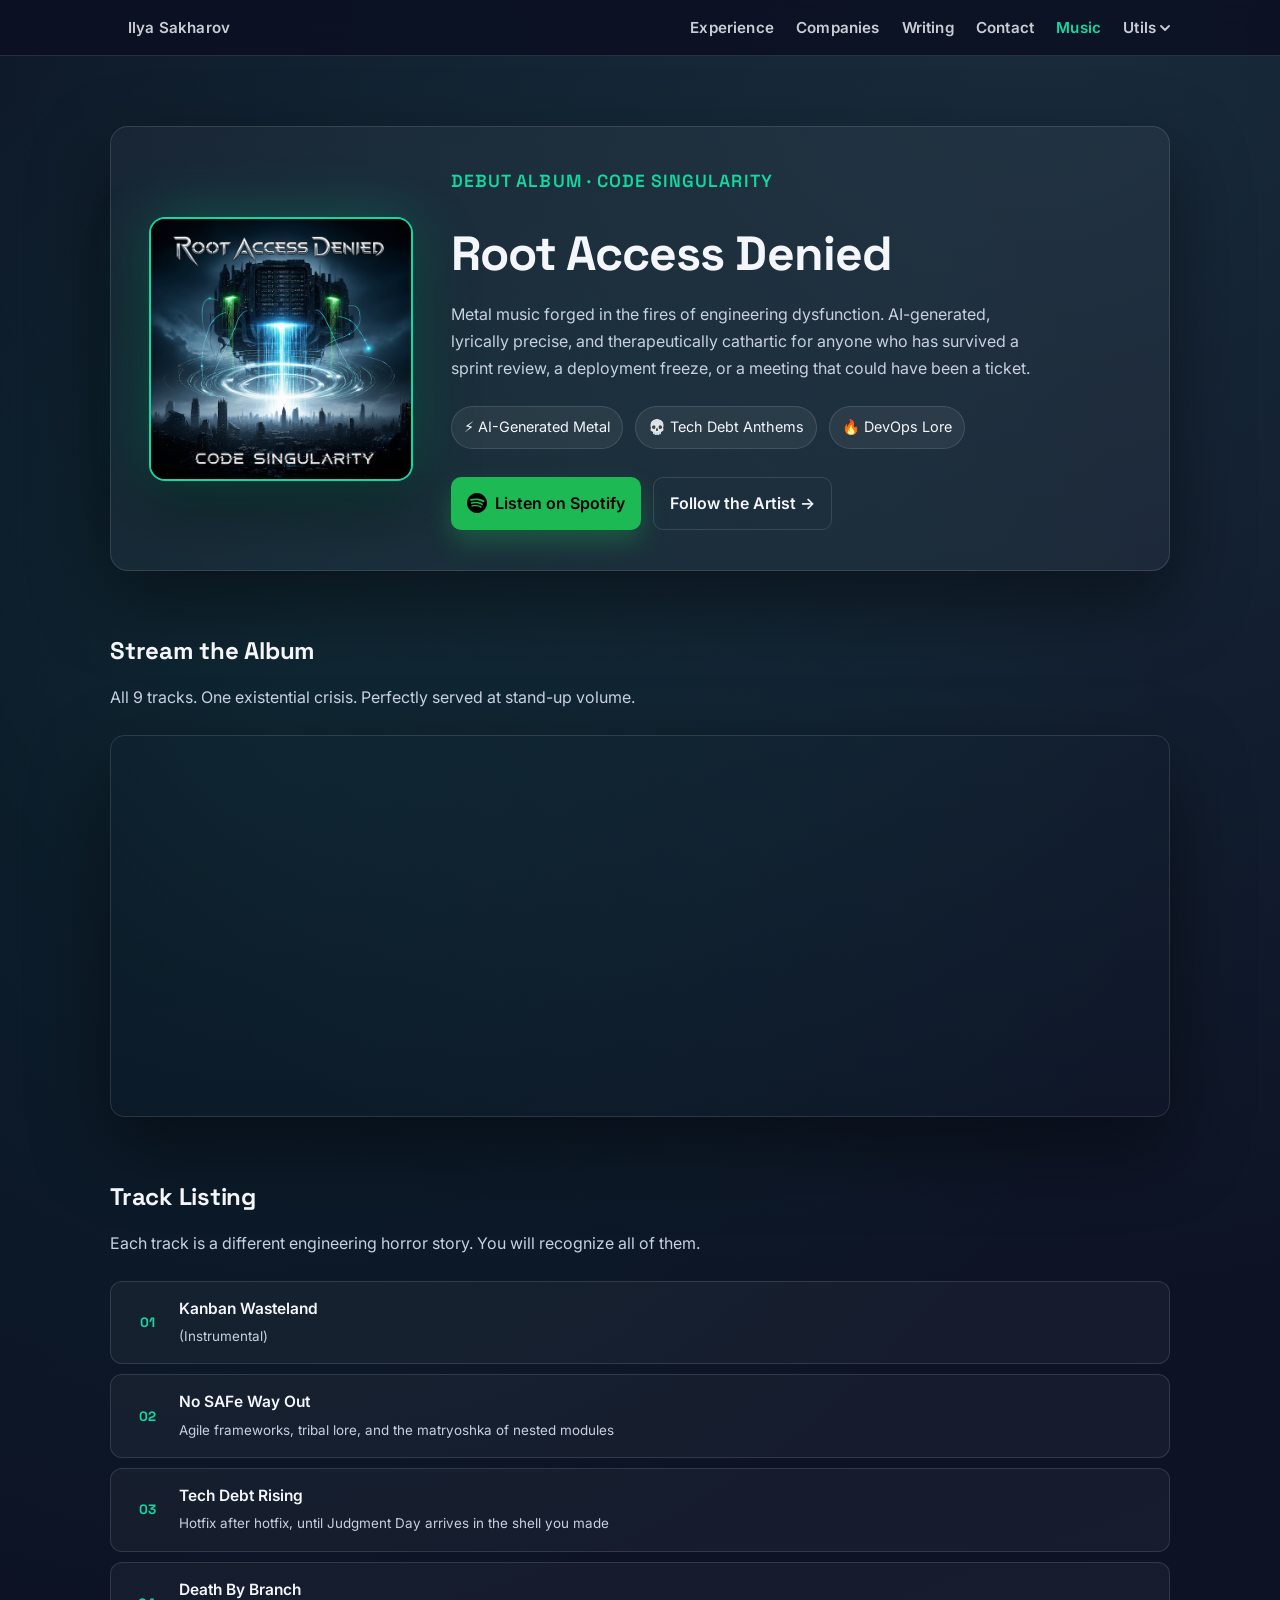
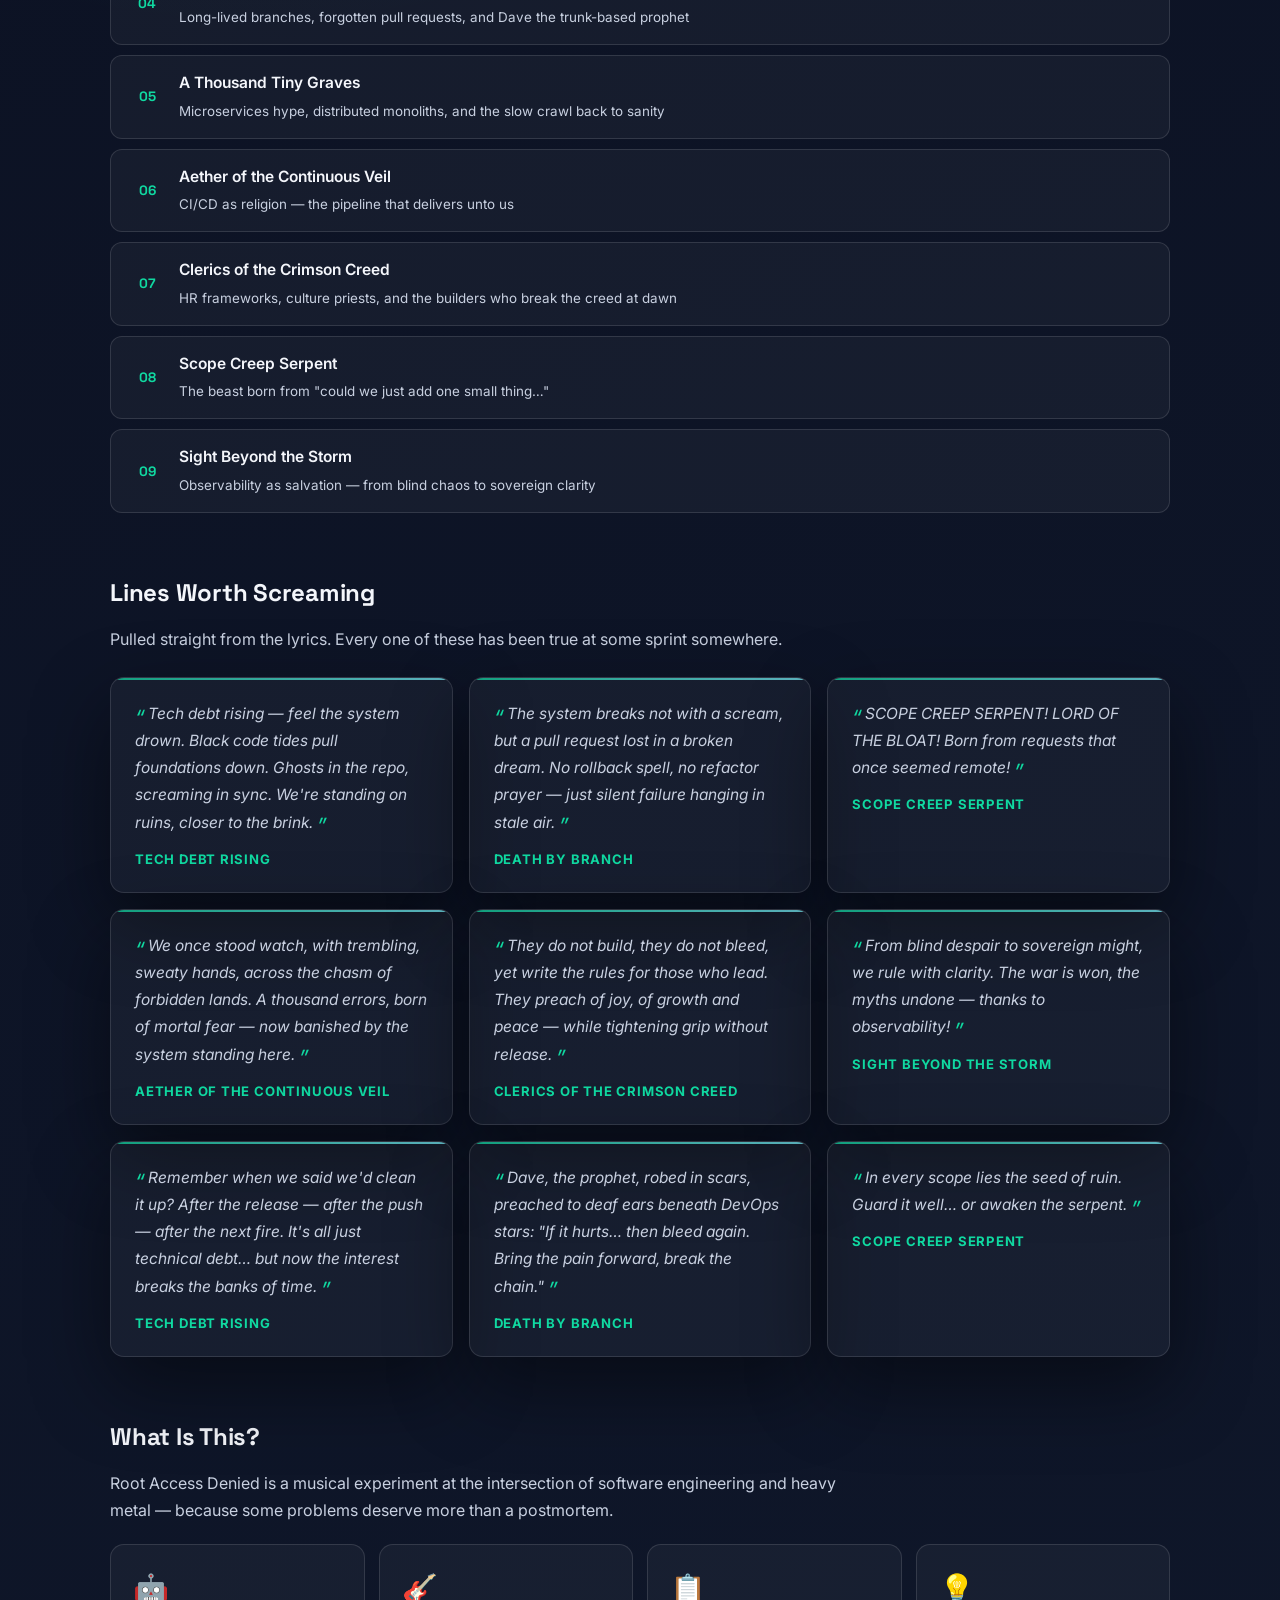
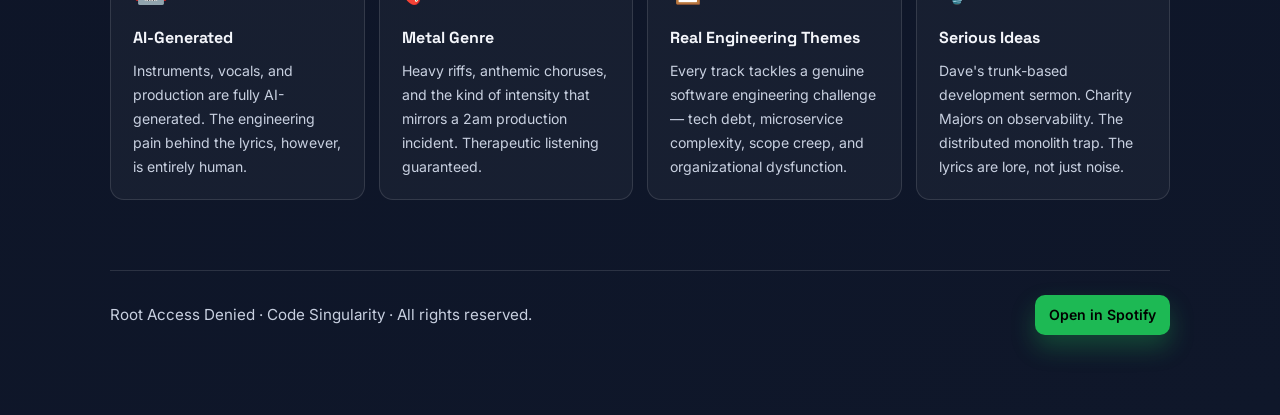
<file: music.html>
<!DOCTYPE html>
<html lang="en">
<head>
  <meta charset="UTF-8">
  <meta name="viewport" content="width=device-width, initial-scale=1.0">
  <title>Root Access Denied — Code Singularity</title>
  <link rel="preconnect" href="https://fonts.googleapis.com">
  <link rel="preconnect" href="https://fonts.gstatic.com" crossorigin>
  <link href="https://fonts.googleapis.com/css2?family=Space+Grotesk:wght@400;500;600;700&family=Inter:wght@400;500;600&display=swap" rel="stylesheet">
  <link rel="icon" type="image/png" href="/images/favicon.png">
  <style>
    :root {
      --bg: #0b1021;
      --bg-2: #0f172a;
      --card: rgba(255, 255, 255, 0.04);
      --card-strong: rgba(255, 255, 255, 0.08);
      --accent: #10d9a1;
      --accent-2: #7cf4ff;
      --accent-red: #ff4d6d;
      --text: #f4f6fb;
      --muted: #c8d0e0;
      --border: rgba(255, 255, 255, 0.12);
      --shadow: 0 30px 80px rgba(0, 0, 0, 0.45);
    }
    * { box-sizing: border-box; }
    body {
      margin: 0;
      font-family: 'Inter', system-ui, -apple-system, sans-serif;
      background: radial-gradient(circle at 20% 20%, rgba(16, 217, 161, 0.08), transparent 30%),
                  radial-gradient(circle at 80% 0%, rgba(124, 244, 255, 0.12), transparent 35%),
                  linear-gradient(160deg, var(--bg), var(--bg-2));
      color: var(--text);
      line-height: 1.7;
      min-height: 100vh;
    }
    header {
      position: sticky;
      top: 0;
      z-index: 10;
      backdrop-filter: blur(14px);
      background: rgba(11, 16, 33, 0.85);
      border-bottom: 1px solid var(--border);
    }
    nav {
      max-width: 1100px;
      margin: 0 auto;
      display: flex;
      align-items: center;
      justify-content: space-between;
      padding: 14px 20px;
      font-weight: 600;
      letter-spacing: 0.01em;
    }
    nav a {
      color: var(--text);
      text-decoration: none;
      margin-left: 18px;
      font-size: 0.95rem;
      opacity: 0.82;
      transition: opacity 0.2s ease, color 0.2s ease;
    }
    nav a:hover { opacity: 1; color: var(--accent); }
    nav a.active { opacity: 1; color: var(--accent); }
    .container {
      max-width: 1100px;
      margin: 0 auto;
      padding: 40px 20px 80px;
    }
    .btn {
      display: inline-flex;
      align-items: center;
      gap: 8px;
      padding: 12px 16px;
      border-radius: 10px;
      border: 1px solid var(--border);
      text-decoration: none;
      color: var(--text);
      font-weight: 600;
      transition: transform 0.15s ease, box-shadow 0.15s ease, border-color 0.15s ease;
    }
    .btn-primary {
      background: linear-gradient(135deg, var(--accent), var(--accent-2));
      color: #0c0f1a;
      border: none;
      box-shadow: 0 12px 25px rgba(16, 217, 161, 0.25);
    }
    .btn-spotify {
      background: #1DB954;
      color: #000;
      border: none;
      box-shadow: 0 12px 25px rgba(29, 185, 84, 0.3);
    }
    .btn:hover { transform: translateY(-2px); border-color: rgba(255,255,255,0.3); }
    .btn-primary:hover { box-shadow: 0 16px 35px rgba(16,217,161,0.35); }
    .btn-spotify:hover { box-shadow: 0 16px 35px rgba(29,185,84,0.4); }
    .card {
      padding: 18px;
      border-radius: 14px;
      border: 1px solid var(--border);
      background: var(--card);
      box-shadow: var(--shadow);
    }

    /* ── Hero ── */
    .hero {
      display: grid;
      grid-template-columns: auto 1fr;
      gap: 40px;
      padding: 40px;
      margin-top: 30px;
      background: var(--card);
      border: 1px solid var(--border);
      border-radius: 18px;
      box-shadow: var(--shadow);
      align-items: center;
    }
    .album-cover {
      width: 260px;
      height: 260px;
      border-radius: 14px;
      object-fit: cover;
      box-shadow:
        0 0 0 2px var(--accent),
        0 0 60px rgba(16, 217, 161, 0.3),
        0 24px 60px rgba(0,0,0,0.6);
      transition: transform 0.4s ease, box-shadow 0.4s ease;
      flex-shrink: 0;
    }
    .album-cover:hover {
      transform: scale(1.04) rotate(-1deg);
      box-shadow:
        0 0 0 2px var(--accent-2),
        0 0 80px rgba(124, 244, 255, 0.4),
        0 30px 70px rgba(0,0,0,0.7);
    }
    .hero-text h1 {
      margin: 0 0 6px;
      font-family: 'Space Grotesk', 'Inter', sans-serif;
      font-size: clamp(28px, 4vw, 48px);
      letter-spacing: -0.02em;
    }
    .hero-text .album-name {
      font-family: 'Space Grotesk', 'Inter', sans-serif;
      font-size: 1.1rem;
      color: var(--accent);
      font-weight: 600;
      letter-spacing: 0.06em;
      text-transform: uppercase;
      margin-bottom: 16px;
    }
    .hero-text p {
      color: var(--muted);
      max-width: 600px;
      margin: 0 0 24px;
    }
    .cta-row {
      display: flex;
      gap: 12px;
      flex-wrap: wrap;
    }
    .pill {
      display: inline-flex;
      align-items: center;
      gap: 8px;
      padding: 8px 12px;
      border-radius: 999px;
      background: rgba(255, 255, 255, 0.06);
      border: 1px solid var(--border);
      font-size: 0.9rem;
      margin-right: 8px;
      margin-bottom: 8px;
    }

    /* ── Sections ── */
    section { margin-top: 60px; }
    section h2 {
      margin: 0 0 12px;
      font-family: 'Space Grotesk', 'Inter', sans-serif;
      letter-spacing: -0.01em;
    }
    section p.lead {
      margin: 0 0 20px;
      color: var(--muted);
      max-width: 760px;
    }

    /* ── Quotes ── */
    .quotes-grid {
      display: grid;
      grid-template-columns: repeat(auto-fit, minmax(300px, 1fr));
      gap: 16px;
      margin-top: 24px;
    }
    .quote-card {
      padding: 22px 24px;
      border-radius: 14px;
      border: 1px solid var(--border);
      background: var(--card);
      box-shadow: var(--shadow);
      position: relative;
      overflow: hidden;
      transition: border-color 0.2s ease, transform 0.2s ease;
    }
    .quote-card:hover {
      border-color: rgba(16, 217, 161, 0.3);
      transform: translateY(-2px);
    }
    .quote-card::before {
      content: '';
      position: absolute;
      top: 0; left: 0; right: 0;
      height: 2px;
      background: linear-gradient(90deg, var(--accent), var(--accent-2));
      opacity: 0.7;
    }
    .quote-text {
      font-style: italic;
      color: var(--muted);
      font-size: 0.97rem;
      line-height: 1.75;
      margin: 0 0 12px;
    }
    .quote-text::before { content: '\201C'; color: var(--accent); font-size: 1.4rem; line-height: 0; vertical-align: -0.3em; margin-right: 4px; }
    .quote-text::after  { content: '\201D'; color: var(--accent); font-size: 1.4rem; line-height: 0; vertical-align: -0.3em; margin-left: 4px; }
    .quote-source {
      font-size: 0.82rem;
      font-weight: 700;
      letter-spacing: 0.06em;
      text-transform: uppercase;
      color: var(--accent);
    }

    /* ── Track list ── */
    .track-list {
      margin-top: 24px;
      display: flex;
      flex-direction: column;
      gap: 10px;
    }
    .track {
      display: grid;
      grid-template-columns: 36px 1fr auto;
      align-items: center;
      gap: 14px;
      padding: 14px 18px;
      border-radius: 12px;
      border: 1px solid var(--border);
      background: var(--card);
      transition: border-color 0.2s ease, background 0.2s ease;
      text-decoration: none;
      color: var(--text);
    }
    .track:hover {
      border-color: rgba(16, 217, 161, 0.3);
      background: var(--card-strong);
    }
    .track-num {
      font-family: 'Space Grotesk', sans-serif;
      font-size: 0.85rem;
      color: var(--accent);
      font-weight: 700;
      text-align: center;
    }
    .track-info .track-title {
      font-weight: 600;
      font-size: 0.97rem;
      display: block;
    }
    .track-info .track-theme {
      font-size: 0.84rem;
      color: var(--muted);
    }
    .track-play {
      font-size: 0.8rem;
      color: var(--muted);
      opacity: 0;
      transition: opacity 0.2s;
    }
    .track:hover .track-play { opacity: 1; color: var(--accent); }

    /* ── Embed ── */
    .spotify-wrap {
      margin-top: 24px;
      border-radius: 14px;
      overflow: hidden;
      border: 1px solid var(--border);
      box-shadow: var(--shadow);
    }

    /* ── Concept section ── */
    .concept-grid {
      display: grid;
      grid-template-columns: repeat(auto-fit, minmax(240px, 1fr));
      gap: 14px;
      margin-top: 20px;
    }
    .concept-card {
      padding: 20px 22px;
      border-radius: 14px;
      border: 1px solid var(--border);
      background: var(--card);
    }
    .concept-card .icon {
      font-size: 1.8rem;
      margin-bottom: 10px;
      display: block;
    }
    .concept-card h3 {
      margin: 0 0 8px;
      font-family: 'Space Grotesk', sans-serif;
      font-size: 1rem;
    }
    .concept-card p {
      margin: 0;
      font-size: 0.88rem;
      color: var(--muted);
    }

    /* ── Footer ── */
    .footer {
      margin-top: 70px;
      padding: 24px 0 0;
      border-top: 1px solid var(--border);
      color: var(--muted);
      font-size: 0.95rem;
    }

    /* ── Utils dropdown ── */
    .nav-utils-wrap {
      position: relative;
      display: inline-block;
      margin-left: 18px;
    }
    .nav-utils-btn {
      background: none;
      border: none;
      padding: 0;
      color: var(--text);
      font-family: inherit;
      font-size: 0.95rem;
      font-weight: 600;
      letter-spacing: 0.01em;
      opacity: 0.82;
      cursor: pointer;
      display: inline-flex;
      align-items: center;
      gap: 4px;
      transition: opacity 0.2s ease, color 0.2s ease;
    }
    .nav-utils-wrap:hover .nav-utils-btn,
    .nav-utils-wrap.open .nav-utils-btn { opacity: 1; color: var(--accent); }
    .nav-utils-caret { transition: transform 0.2s ease; }
    .nav-utils-wrap:hover .nav-utils-caret,
    .nav-utils-wrap.open .nav-utils-caret { transform: rotate(180deg); }
    .nav-dropdown {
      position: absolute;
      top: 100%;
      right: 0;
      min-width: 210px;
      background: #0d1526;
      border: 1px solid rgba(16, 217, 161, 0.22);
      border-radius: 12px;
      padding: 8px;
      padding-top: 20px;
      box-shadow: 0 20px 56px rgba(0,0,0,0.6), 0 0 0 1px rgba(16,217,161,0.07);
      opacity: 0;
      pointer-events: none;
      transform: translateY(-6px);
      transition: opacity 0.2s ease, transform 0.2s ease;
      z-index: 200;
    }
    .nav-dropdown::before {
      content: '';
      position: absolute;
      top: -7px;
      right: 18px;
      width: 12px;
      height: 12px;
      background: #0d1526;
      border-left: 1px solid rgba(16, 217, 161, 0.22);
      border-top: 1px solid rgba(16, 217, 161, 0.22);
      transform: rotate(45deg);
    }
    .nav-utils-wrap:hover .nav-dropdown,
    .nav-utils-wrap.open .nav-dropdown { opacity: 1; pointer-events: auto; transform: translateY(0); }
    .nav-dropdown a {
      display: flex;
      align-items: center;
      gap: 10px;
      padding: 10px 12px;
      border-radius: 8px;
      color: var(--text);
      text-decoration: none;
      font-size: 0.9rem;
      font-weight: 500;
      margin-left: 0;
      opacity: 1;
      transition: background 0.15s ease, color 0.15s ease;
    }
    .nav-dropdown a:hover { background: rgba(16, 217, 161, 0.1); color: var(--accent); }
    .nav-dropdown-icon {
      width: 28px;
      height: 28px;
      border-radius: 7px;
      background: rgba(16, 217, 161, 0.1);
      border: 1px solid rgba(16, 217, 161, 0.18);
      display: flex;
      align-items: center;
      justify-content: center;
      flex-shrink: 0;
      font-size: 0.9rem;
      line-height: 1;
    }
    @media (max-width: 860px) {
      .hero { grid-template-columns: 1fr; padding: 28px; text-align: center; }
      .album-cover { width: 200px; height: 200px; margin: 0 auto; }
      nav { flex-wrap: wrap; gap: 10px; }
      .cta-row { justify-content: center; }
    }
    @media (max-width: 520px) {
      nav { justify-content: center; text-align: center; }
      nav a { margin: 6px; }
      .container { padding: 28px 16px 60px; }
      .hero { padding: 24px; }
      .cta-row { flex-direction: column; align-items: stretch; }
      .track { grid-template-columns: 28px 1fr; }
      .track-play { display: none; }
    }
  </style>
</head>
<!-- Google tag (gtag.js) -->
<script async src="https://www.googletagmanager.com/gtag/js?id=G-KYGHJ618TV"></script>
<script>
  window.dataLayer = window.dataLayer || [];
  function gtag(){dataLayer.push(arguments);}
  gtag('js', new Date());

  gtag('config', 'G-KYGHJ618TV');
</script>
<body>
  <header>
    <nav>
      <div><a href="https://www.ilyasakharov.com/">Ilya Sakharov</a></div>
      <div>
        <a href="/#experience">Experience</a>
        <a href="/#companies">Companies</a>
        <a href="/#writing">Writing</a>
        <a href="/#contact">Contact</a>
        <a href="/music.html" class="active">Music</a>
        <div class="nav-utils-wrap" id="nav-utils-wrap">
          <button class="nav-utils-btn" id="nav-utils-btn" aria-haspopup="true" aria-expanded="false">
            Utils
            <svg class="nav-utils-caret" width="10" height="6" viewBox="0 0 10 6" fill="none" stroke="currentColor" stroke-width="1.8" stroke-linecap="round" stroke-linejoin="round"><path d="M1 1l4 4 4-4"/></svg>
          </button>
          <div class="nav-dropdown" role="menu">
            <a href="/notepad.html" role="menuitem">
              <span class="nav-dropdown-icon">🧹</span>
              Clean Notepad
            </a>
            <a href="/tetris.html" role="menuitem">
              <span class="nav-dropdown-icon">🟦</span>
              Tetris
            </a>
            <a href="/pdf-editor.html" role="menuitem">
              <span class="nav-dropdown-icon">📄</span>
              PDF Editor
            </a>
          </div>
        </div>
      </div>
    </nav>
  </header>

  <main class="container">

    <!-- ── Hero ── -->
    <section class="hero" style="margin-top:30px;">
      <img class="album-cover" src="images/root-access-denied-cover.png" alt="Root Access Denied — Code Singularity album cover">
      <div class="hero-text">
        <div class="album-name">Debut Album · Code Singularity</div>
        <h1>Root Access Denied</h1>
        <p>
          Metal music forged in the fires of engineering dysfunction. AI-generated, lyrically precise, and therapeutically cathartic for anyone who has survived a sprint review, a deployment freeze, or a meeting that could have been a ticket.
        </p>
        <div style="margin-bottom: 20px;">
          <span class="pill">⚡ AI-Generated Metal</span>
          <span class="pill">💀 Tech Debt Anthems</span>
          <span class="pill">🔥 DevOps Lore</span>
        </div>
        <div class="cta-row">
          <a class="btn btn-spotify" href="https://open.spotify.com/artist/143tIjn5mq9gYzQl41qQ7o" target="_blank" rel="noreferrer">
            <svg width="20" height="20" viewBox="0 0 24 24" fill="currentColor"><path d="M12 0C5.4 0 0 5.4 0 12s5.4 12 12 12 12-5.4 12-12S18.66 0 12 0zm5.521 17.34c-.24.359-.66.48-1.021.24-2.82-1.74-6.36-2.101-10.561-1.141-.418.122-.779-.179-.899-.539-.12-.421.18-.78.54-.9 4.56-1.021 8.52-.6 11.64 1.32.42.18.479.659.301 1.02zm1.44-3.3c-.301.42-.841.6-1.262.3-3.239-1.98-8.159-2.58-11.939-1.38-.479.12-1.02-.12-1.14-.6-.12-.48.12-1.021.6-1.141C9.6 9.9 15 10.561 18.72 12.84c.361.181.54.78.241 1.2zm.12-3.36C15.24 8.4 8.82 8.16 5.16 9.301c-.6.179-1.2-.181-1.38-.721-.18-.601.18-1.2.72-1.381 4.26-1.26 11.28-1.02 15.721 1.621.539.3.719 1.02.419 1.56-.299.421-1.02.599-1.559.3z"/></svg>
            Listen on Spotify
          </a>
          <a class="btn" href="https://open.spotify.com/artist/143tIjn5mq9gYzQl41qQ7o" target="_blank" rel="noreferrer">Follow the Artist →</a>
        </div>
      </div>
    </section>

    <!-- ── Spotify Embed ── -->
    <section>
      <h2>Stream the Album</h2>
      <p class="lead">All 9 tracks. One existential crisis. Perfectly served at stand-up volume.</p>
      <div class="spotify-wrap">
        <iframe
          style="border:none; border-radius:14px; display:block;"
          src="https://open.spotify.com/embed/artist/143tIjn5mq9gYzQl41qQ7o?utm_source=generator&theme=0"
          width="100%"
          height="380"
          allowfullscreen=""
          allow="autoplay; clipboard-write; encrypted-media; fullscreen; picture-in-picture"
          loading="lazy">
        </iframe>
      </div>
    </section>

    <!-- ── Tracklist ── -->
    <section>
      <h2>Track Listing</h2>
      <p class="lead">Each track is a different engineering horror story. You will recognize all of them.</p>
      <div class="track-list">
        <a class="track" href="https://open.spotify.com/artist/143tIjn5mq9gYzQl41qQ7o" target="_blank" rel="noreferrer">
          <span class="track-num">01</span>
          <span class="track-info">
            <span class="track-title">Kanban Wasteland</span>
            <span class="track-theme">(Instrumental)</span>
          </span>
          <span class="track-play">▶ Play</span>
        </a>
        <a class="track" href="https://open.spotify.com/artist/143tIjn5mq9gYzQl41qQ7o" target="_blank" rel="noreferrer">
          <span class="track-num">02</span>
          <span class="track-info">
            <span class="track-title">No SAFe Way Out</span>
            <span class="track-theme">Agile frameworks, tribal lore, and the matryoshka of nested modules</span>
          </span>
          <span class="track-play">▶ Play</span>
        </a>
        <a class="track" href="https://open.spotify.com/artist/143tIjn5mq9gYzQl41qQ7o" target="_blank" rel="noreferrer">
          <span class="track-num">03</span>
          <span class="track-info">
            <span class="track-title">Tech Debt Rising</span>
            <span class="track-theme">Hotfix after hotfix, until Judgment Day arrives in the shell you made</span>
          </span>
          <span class="track-play">▶ Play</span>
        </a>
        <a class="track" href="https://open.spotify.com/artist/143tIjn5mq9gYzQl41qQ7o" target="_blank" rel="noreferrer">
          <span class="track-num">04</span>
          <span class="track-info">
            <span class="track-title">Death By Branch</span>
            <span class="track-theme">Long-lived branches, forgotten pull requests, and Dave the trunk-based prophet</span>
          </span>
          <span class="track-play">▶ Play</span>
        </a>
        <a class="track" href="https://open.spotify.com/artist/143tIjn5mq9gYzQl41qQ7o" target="_blank" rel="noreferrer">
          <span class="track-num">05</span>
          <span class="track-info">
            <span class="track-title">A Thousand Tiny Graves</span>
            <span class="track-theme">Microservices hype, distributed monoliths, and the slow crawl back to sanity</span>
          </span>
          <span class="track-play">▶ Play</span>
        </a>
        <a class="track" href="https://open.spotify.com/artist/143tIjn5mq9gYzQl41qQ7o" target="_blank" rel="noreferrer">
          <span class="track-num">06</span>
          <span class="track-info">
            <span class="track-title">Aether of the Continuous Veil</span>
            <span class="track-theme">CI/CD as religion — the pipeline that delivers unto us</span>
          </span>
          <span class="track-play">▶ Play</span>
        </a>
        <a class="track" href="https://open.spotify.com/artist/143tIjn5mq9gYzQl41qQ7o" target="_blank" rel="noreferrer">
          <span class="track-num">07</span>
          <span class="track-info">
            <span class="track-title">Clerics of the Crimson Creed</span>
            <span class="track-theme">HR frameworks, culture priests, and the builders who break the creed at dawn</span>
          </span>
          <span class="track-play">▶ Play</span>
        </a>
        <a class="track" href="https://open.spotify.com/artist/143tIjn5mq9gYzQl41qQ7o" target="_blank" rel="noreferrer">
          <span class="track-num">08</span>
          <span class="track-info">
            <span class="track-title">Scope Creep Serpent</span>
            <span class="track-theme">The beast born from "could we just add one small thing…"</span>
          </span>
          <span class="track-play">▶ Play</span>
        </a>
        <a class="track" href="https://open.spotify.com/artist/143tIjn5mq9gYzQl41qQ7o" target="_blank" rel="noreferrer">
          <span class="track-num">09</span>
          <span class="track-info">
            <span class="track-title">Sight Beyond the Storm</span>
            <span class="track-theme">Observability as salvation — from blind chaos to sovereign clarity</span>
          </span>
          <span class="track-play">▶ Play</span>
        </a>
      </div>
    </section>

    <!-- ── Quotes ── -->
    <section>
      <h2>Lines Worth Screaming</h2>
      <p class="lead">Pulled straight from the lyrics. Every one of these has been true at some sprint somewhere.</p>
      <div class="quotes-grid">
        <div class="quote-card">
          <p class="quote-text">Tech debt rising — feel the system drown. Black code tides pull foundations down. Ghosts in the repo, screaming in sync. We're standing on ruins, closer to the brink.</p>
          <div class="quote-source">Tech Debt Rising</div>
        </div>
        <div class="quote-card">
          <p class="quote-text">The system breaks not with a scream, but a pull request lost in a broken dream. No rollback spell, no refactor prayer — just silent failure hanging in stale air.</p>
          <div class="quote-source">Death By Branch</div>
        </div>
        <div class="quote-card">
          <p class="quote-text">SCOPE CREEP SERPENT! LORD OF THE BLOAT! Born from requests that once seemed remote!</p>
          <div class="quote-source">Scope Creep Serpent</div>
        </div>
        <div class="quote-card">
          <p class="quote-text">We once stood watch, with trembling, sweaty hands, across the chasm of forbidden lands. A thousand errors, born of mortal fear — now banished by the system standing here.</p>
          <div class="quote-source">Aether of the Continuous Veil</div>
        </div>
        <div class="quote-card">
          <p class="quote-text">They do not build, they do not bleed, yet write the rules for those who lead. They preach of joy, of growth and peace — while tightening grip without release.</p>
          <div class="quote-source">Clerics of the Crimson Creed</div>
        </div>
        <div class="quote-card">
          <p class="quote-text">From blind despair to sovereign might, we rule with clarity. The war is won, the myths undone — thanks to observability!</p>
          <div class="quote-source">Sight Beyond the Storm</div>
        </div>
        <div class="quote-card">
          <p class="quote-text">Remember when we said we'd clean it up? After the release — after the push — after the next fire. It's all just technical debt… but now the interest breaks the banks of time.</p>
          <div class="quote-source">Tech Debt Rising</div>
        </div>
        <div class="quote-card">
          <p class="quote-text">Dave, the prophet, robed in scars, preached to deaf ears beneath DevOps stars: "If it hurts… then bleed again. Bring the pain forward, break the chain."</p>
          <div class="quote-source">Death By Branch</div>
        </div>
        <div class="quote-card">
          <p class="quote-text">In every scope lies the seed of ruin. Guard it well… or awaken the serpent.</p>
          <div class="quote-source">Scope Creep Serpent</div>
        </div>
      </div>
    </section>

    <!-- ── Concept section ── -->
    <section>
      <h2>What Is This?</h2>
      <p class="lead">Root Access Denied is a musical experiment at the intersection of software engineering and heavy metal — because some problems deserve more than a postmortem.</p>
      <div class="concept-grid">
        <div class="concept-card">
          <span class="icon">🤖</span>
          <h3>AI-Generated</h3>
          <p>Instruments, vocals, and production are fully AI-generated. The engineering pain behind the lyrics, however, is entirely human.</p>
        </div>
        <div class="concept-card">
          <span class="icon">🎸</span>
          <h3>Metal Genre</h3>
          <p>Heavy riffs, anthemic choruses, and the kind of intensity that mirrors a 2am production incident. Therapeutic listening guaranteed.</p>
        </div>
        <div class="concept-card">
          <span class="icon">📋</span>
          <h3>Real Engineering Themes</h3>
          <p>Every track tackles a genuine software engineering challenge — tech debt, microservice complexity, scope creep, and organizational dysfunction.</p>
        </div>
        <div class="concept-card">
          <span class="icon">💡</span>
          <h3>Serious Ideas</h3>
          <p>Dave's trunk-based development sermon. Charity Majors on observability. The distributed monolith trap. The lyrics are lore, not just noise.</p>
        </div>
      </div>
    </section>

    <div class="footer" style="display:flex; justify-content:space-between; flex-wrap:wrap; gap:10px; align-items:center;">
      <span>Root Access Denied · Code Singularity · All rights reserved.</span>
      <a class="btn btn-spotify" style="padding: 8px 14px; font-size: 0.88rem;" href="https://open.spotify.com/artist/143tIjn5mq9gYzQl41qQ7o" target="_blank" rel="noreferrer">
        Open in Spotify
      </a>
    </div>
  </main>
  <script>
    (function () {
      var wrap = document.getElementById('nav-utils-wrap');
      var btn  = document.getElementById('nav-utils-btn');
      if (!wrap || !btn) return;
      btn.addEventListener('click', function () {
        var open = wrap.classList.toggle('open');
        btn.setAttribute('aria-expanded', open);
      });
      document.addEventListener('click', function (e) {
        if (!wrap.contains(e.target)) {
          wrap.classList.remove('open');
          btn.setAttribute('aria-expanded', 'false');
        }
      });
    })();
  </script>
</body>
</html>
</file>
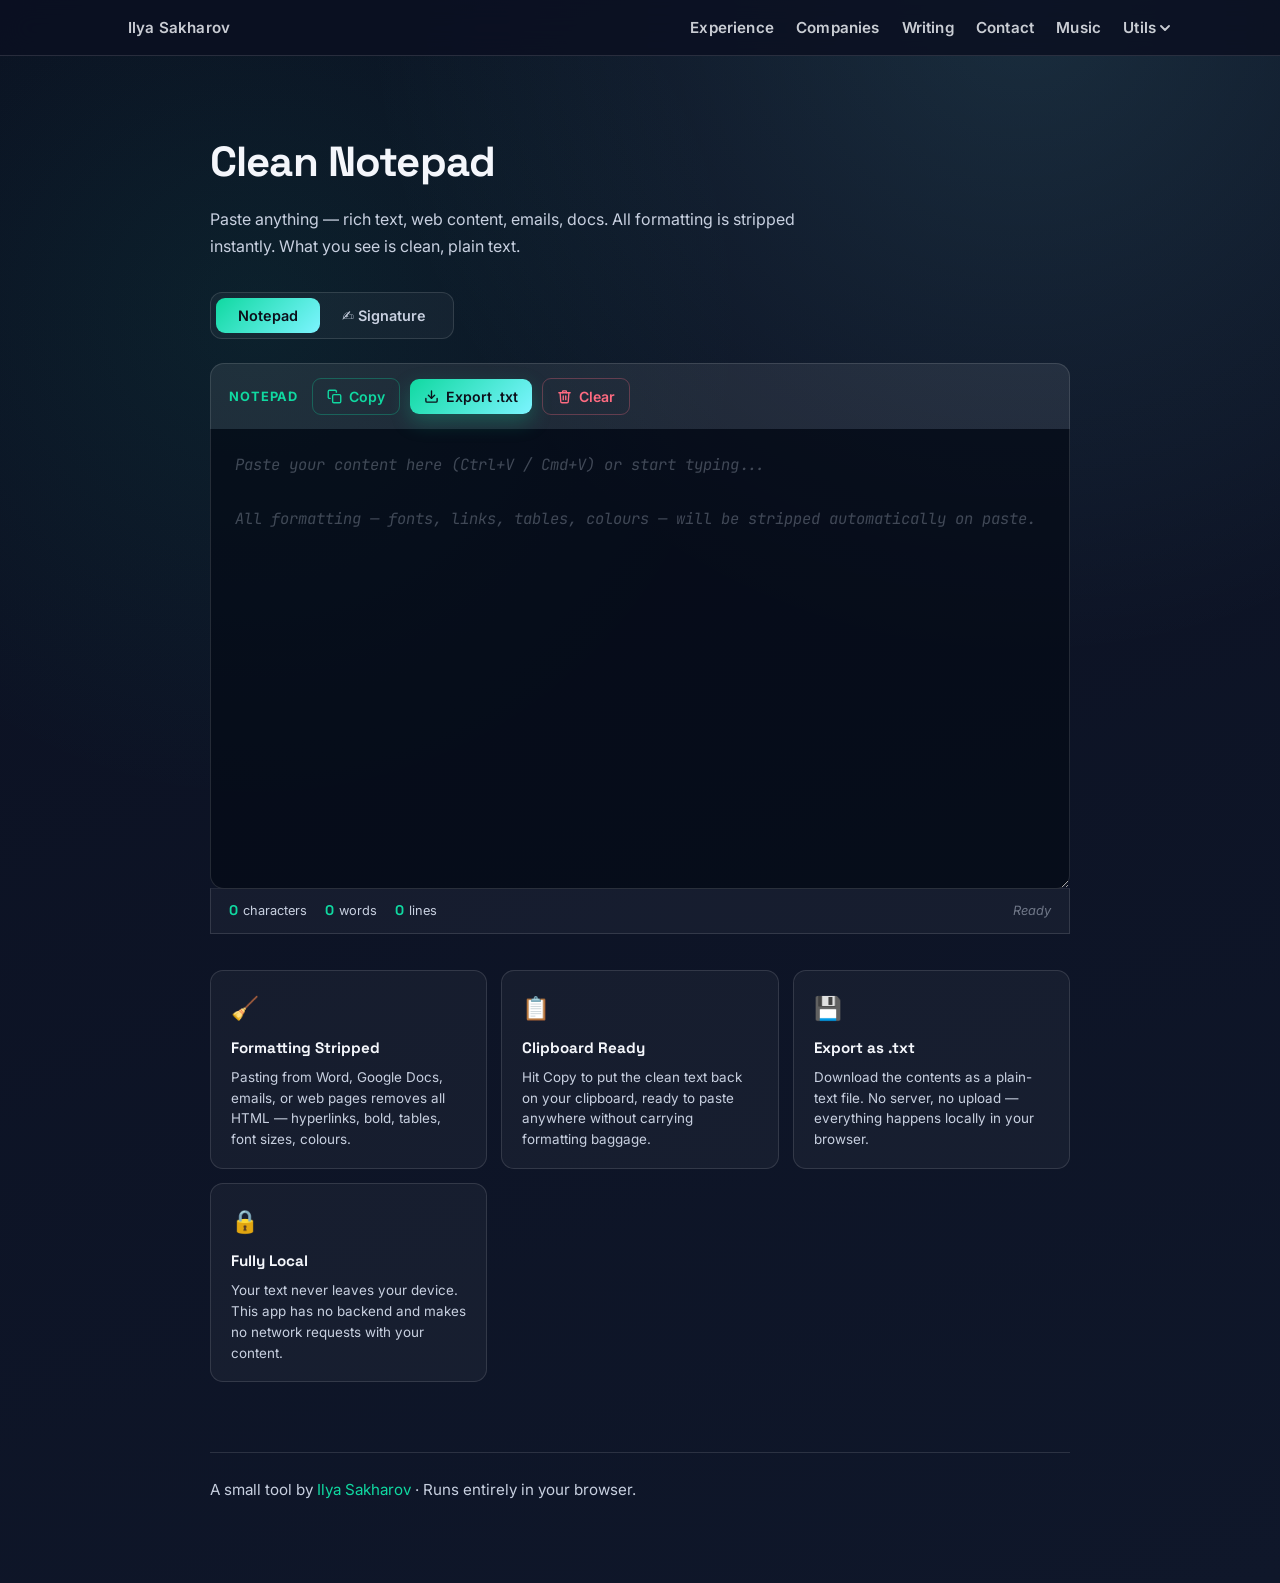
<file: notepad.html>
<!DOCTYPE html>
<html lang="en">
<head>
  <meta charset="UTF-8">
  <meta name="viewport" content="width=device-width, initial-scale=1.0">
  <title>Clean Notepad & Signature Tool</title>
  <link rel="preconnect" href="https://fonts.googleapis.com">
  <link rel="preconnect" href="https://fonts.gstatic.com" crossorigin>
  <link href="https://fonts.googleapis.com/css2?family=Space+Grotesk:wght@400;500;600;700&family=Inter:wght@400;500;600&family=JetBrains+Mono:wght@400;500&display=swap" rel="stylesheet">
  <link rel="icon" type="image/png" href="/images/favicon.png">
  <style>
    :root {
      --bg: #0b1021;
      --bg-2: #0f172a;
      --card: rgba(255, 255, 255, 0.04);
      --card-strong: rgba(255, 255, 255, 0.08);
      --accent: #10d9a1;
      --accent-2: #7cf4ff;
      --text: #f4f6fb;
      --muted: #c8d0e0;
      --border: rgba(255, 255, 255, 0.12);
      --shadow: 0 30px 80px rgba(0, 0, 0, 0.45);
    }
    * { box-sizing: border-box; }
    body {
      margin: 0;
      font-family: 'Inter', system-ui, -apple-system, sans-serif;
      background: radial-gradient(circle at 20% 20%, rgba(16, 217, 161, 0.08), transparent 30%),
                  radial-gradient(circle at 80% 0%, rgba(124, 244, 255, 0.12), transparent 35%),
                  linear-gradient(160deg, var(--bg), var(--bg-2));
      color: var(--text);
      line-height: 1.7;
      min-height: 100vh;
    }
    header {
      position: sticky;
      top: 0;
      z-index: 10;
      backdrop-filter: blur(14px);
      background: rgba(11, 16, 33, 0.85);
      border-bottom: 1px solid var(--border);
    }
    nav {
      max-width: 1100px;
      margin: 0 auto;
      display: flex;
      align-items: center;
      justify-content: space-between;
      padding: 14px 20px;
      font-weight: 600;
      letter-spacing: 0.01em;
    }
    nav a {
      color: var(--text);
      text-decoration: none;
      margin-left: 18px;
      font-size: 0.95rem;
      opacity: 0.82;
      transition: opacity 0.2s ease, color 0.2s ease;
    }
    nav a:hover { opacity: 1; color: var(--accent); }
    nav a.active { opacity: 1; color: var(--accent); }
    .container {
      max-width: 900px;
      margin: 0 auto;
      padding: 40px 20px 80px;
    }

    /* Page header */
    .page-header {
      margin-top: 30px;
      margin-bottom: 32px;
    }
    .page-header h1 {
      margin: 0 0 8px;
      font-family: 'Space Grotesk', 'Inter', sans-serif;
      font-size: clamp(28px, 4vw, 42px);
      letter-spacing: -0.02em;
    }
    .page-header p {
      margin: 0;
      color: var(--muted);
      font-size: 1rem;
      max-width: 600px;
    }

    /* Toolbar */
    .toolbar {
      display: flex;
      align-items: center;
      gap: 10px;
      flex-wrap: wrap;
      padding: 14px 18px;
      background: var(--card-strong);
      border: 1px solid var(--border);
      border-bottom: none;
      border-radius: 14px 14px 0 0;
    }
    .toolbar-label {
      font-size: 0.8rem;
      font-weight: 700;
      letter-spacing: 0.07em;
      text-transform: uppercase;
      color: var(--accent);
      margin-right: 4px;
    }
    .btn {
      display: inline-flex;
      align-items: center;
      gap: 7px;
      padding: 9px 14px;
      border-radius: 9px;
      border: 1px solid var(--border);
      background: transparent;
      text-decoration: none;
      color: var(--text);
      font-family: 'Inter', system-ui, sans-serif;
      font-size: 0.88rem;
      font-weight: 600;
      cursor: pointer;
      transition: transform 0.15s ease, box-shadow 0.15s ease, border-color 0.15s ease, background 0.15s ease;
    }
    .btn:hover {
      transform: translateY(-1px);
      border-color: rgba(255,255,255,0.3);
      background: var(--card-strong);
    }
    .btn-primary {
      background: linear-gradient(135deg, var(--accent), var(--accent-2));
      color: #0c0f1a;
      border: none;
      box-shadow: 0 8px 20px rgba(16, 217, 161, 0.25);
    }
    .btn-primary:hover { box-shadow: 0 12px 28px rgba(16,217,161,0.35); background: linear-gradient(135deg, var(--accent), var(--accent-2)); }
    .btn-danger {
      color: #ff6b81;
      border-color: rgba(255, 107, 129, 0.3);
    }
    .btn-danger:hover { border-color: rgba(255, 107, 129, 0.6); background: rgba(255, 107, 129, 0.07); }
    .btn-success {
      color: var(--accent);
      border-color: rgba(16, 217, 161, 0.3);
    }
    .btn-success:hover { border-color: rgba(16, 217, 161, 0.6); background: rgba(16, 217, 161, 0.07); }

    /* Notepad area */
    .editor-wrap {
      position: relative;
    }
    #notepad {
      display: block;
      width: 100%;
      min-height: 460px;
      padding: 22px 24px;
      background: rgba(5, 10, 22, 0.7);
      border: 1px solid var(--border);
      border-top: none;
      border-radius: 0 0 14px 14px;
      color: var(--text);
      font-family: 'JetBrains Mono', 'Fira Mono', 'Consolas', monospace;
      font-size: 0.97rem;
      line-height: 1.75;
      resize: vertical;
      outline: none;
      transition: border-color 0.2s ease;
      white-space: pre-wrap;
      word-break: break-word;
    }
    #notepad:focus {
      border-color: rgba(16, 217, 161, 0.35);
      box-shadow: 0 0 0 2px rgba(16, 217, 161, 0.06) inset;
    }
    #notepad::placeholder {
      color: rgba(200, 208, 224, 0.3);
      font-style: italic;
    }

    /* Status bar */
    .status-bar {
      display: flex;
      align-items: center;
      justify-content: space-between;
      flex-wrap: wrap;
      gap: 8px;
      padding: 10px 18px;
      background: var(--card);
      border: 1px solid var(--border);
      border-top: 1px solid rgba(255,255,255,0.06);
      border-radius: 0 0 0 0;
      font-size: 0.8rem;
      color: var(--muted);
      margin-top: -1px;
    }
    .status-bar .stat-group {
      display: flex;
      gap: 18px;
    }
    .status-bar .stat {
      display: flex;
      align-items: center;
      gap: 5px;
    }
    .status-bar .stat strong {
      color: var(--accent);
      font-family: 'Space Grotesk', sans-serif;
      font-size: 0.88rem;
    }

    /* Toast notification */
    .toast {
      position: fixed;
      bottom: 32px;
      right: 32px;
      padding: 12px 20px;
      background: var(--card-strong);
      border: 1px solid rgba(16, 217, 161, 0.3);
      border-radius: 10px;
      font-size: 0.88rem;
      font-weight: 600;
      color: var(--accent);
      box-shadow: 0 16px 40px rgba(0,0,0,0.5);
      transform: translateY(12px);
      opacity: 0;
      transition: opacity 0.25s ease, transform 0.25s ease;
      pointer-events: none;
      z-index: 100;
    }
    .toast.show {
      opacity: 1;
      transform: translateY(0);
    }

    /* Info section */
    .info-grid {
      display: grid;
      grid-template-columns: repeat(auto-fit, minmax(220px, 1fr));
      gap: 14px;
      margin-top: 36px;
    }
    .info-card {
      padding: 18px 20px;
      border-radius: 13px;
      border: 1px solid var(--border);
      background: var(--card);
    }
    .info-card .icon {
      font-size: 1.4rem;
      margin-bottom: 8px;
      display: block;
    }
    .info-card h3 {
      margin: 0 0 6px;
      font-family: 'Space Grotesk', sans-serif;
      font-size: 0.95rem;
    }
    .info-card p {
      margin: 0;
      font-size: 0.84rem;
      color: var(--muted);
      line-height: 1.55;
    }

    /* Footer */
    .footer {
      margin-top: 70px;
      padding: 24px 0 0;
      border-top: 1px solid var(--border);
      color: var(--muted);
      font-size: 0.95rem;
    }

    /* ── Utils dropdown ── */
    .nav-utils-wrap {
      position: relative;
      display: inline-block;
      margin-left: 18px;
    }
    .nav-utils-btn {
      background: none;
      border: none;
      padding: 0;
      color: var(--text);
      font-family: inherit;
      font-size: 0.95rem;
      font-weight: 600;
      letter-spacing: 0.01em;
      opacity: 0.82;
      cursor: pointer;
      display: inline-flex;
      align-items: center;
      gap: 4px;
      transition: opacity 0.2s ease, color 0.2s ease;
    }
    .nav-utils-wrap:hover .nav-utils-btn,
    .nav-utils-wrap.open .nav-utils-btn { opacity: 1; color: var(--accent); }
    .nav-utils-caret { transition: transform 0.2s ease; }
    .nav-utils-wrap:hover .nav-utils-caret,
    .nav-utils-wrap.open .nav-utils-caret { transform: rotate(180deg); }
    .nav-dropdown {
      position: absolute;
      top: 100%;
      right: 0;
      min-width: 210px;
      background: #0d1526;
      border: 1px solid rgba(16, 217, 161, 0.22);
      border-radius: 12px;
      padding: 8px;
      padding-top: 20px;
      box-shadow: 0 20px 56px rgba(0,0,0,0.6), 0 0 0 1px rgba(16,217,161,0.07);
      opacity: 0;
      pointer-events: none;
      transform: translateY(-6px);
      transition: opacity 0.2s ease, transform 0.2s ease;
      z-index: 200;
    }
    .nav-dropdown::before {
      content: '';
      position: absolute;
      top: -7px;
      right: 18px;
      width: 12px;
      height: 12px;
      background: #0d1526;
      border-left: 1px solid rgba(16, 217, 161, 0.22);
      border-top: 1px solid rgba(16, 217, 161, 0.22);
      transform: rotate(45deg);
    }
    .nav-utils-wrap:hover .nav-dropdown,
    .nav-utils-wrap.open .nav-dropdown { opacity: 1; pointer-events: auto; transform: translateY(0); }
    .nav-dropdown a {
      display: flex;
      align-items: center;
      gap: 10px;
      padding: 10px 12px;
      border-radius: 8px;
      color: var(--text);
      text-decoration: none;
      font-size: 0.9rem;
      font-weight: 500;
      margin-left: 0;
      opacity: 1;
      transition: background 0.15s ease, color 0.15s ease;
    }
    .nav-dropdown a:hover { background: rgba(16, 217, 161, 0.1); color: var(--accent); }
    .nav-dropdown-icon {
      width: 28px;
      height: 28px;
      border-radius: 7px;
      background: rgba(16, 217, 161, 0.1);
      border: 1px solid rgba(16, 217, 161, 0.18);
      display: flex;
      align-items: center;
      justify-content: center;
      flex-shrink: 0;
      font-size: 0.9rem;
      line-height: 1;
    }
    /* ── Mode tabs ── */
    .mode-tabs {
      display: flex;
      gap: 0;
      margin-bottom: 24px;
      border-radius: 12px;
      background: var(--card);
      border: 1px solid var(--border);
      padding: 5px;
      width: fit-content;
    }
    .mode-tab {
      padding: 9px 22px;
      border-radius: 9px;
      border: none;
      background: transparent;
      color: var(--muted);
      font-family: 'Inter', system-ui, sans-serif;
      font-size: 0.9rem;
      font-weight: 600;
      cursor: pointer;
      transition: background 0.18s ease, color 0.18s ease;
    }
    .mode-tab.active {
      background: linear-gradient(135deg, var(--accent), var(--accent-2));
      color: #0c0f1a;
    }
    .mode-tab:not(.active):hover { color: var(--text); background: var(--card-strong); }

    /* ── Signature panel ── */
    .sig-panel { display: none; }
    .sig-panel.visible { display: block; }
    .notepad-panel { display: block; }
    .notepad-panel.hidden { display: none; }

    .sig-toolbar {
      display: flex;
      align-items: center;
      gap: 10px;
      flex-wrap: wrap;
      padding: 14px 18px;
      background: var(--card-strong);
      border: 1px solid var(--border);
      border-bottom: none;
      border-radius: 14px 14px 0 0;
    }
    .sig-canvas-wrap {
      position: relative;
      line-height: 0;
    }
    #sig-canvas {
      display: block;
      width: 100%;
      height: 340px;
      background: #ffffff;
      border: 1px solid var(--border);
      border-top: none;
      border-radius: 0 0 14px 14px;
      cursor: crosshair;
      touch-action: none;
    }
    .sig-hint {
      position: absolute;
      top: 50%;
      left: 50%;
      transform: translate(-50%, -50%);
      font-size: 0.9rem;
      color: rgba(0, 0, 0, 0.22);
      pointer-events: none;
      font-style: italic;
      font-family: 'Inter', sans-serif;
      transition: opacity 0.2s ease;
      text-align: center;
      white-space: nowrap;
    }
    .sig-hint.hidden { opacity: 0; }

    /* Pen color + size controls */
    .sig-control-group {
      display: flex;
      align-items: center;
      gap: 8px;
    }
    .sig-control-label {
      font-size: 0.78rem;
      font-weight: 700;
      letter-spacing: 0.06em;
      text-transform: uppercase;
      color: var(--muted);
    }
    .pen-color-swatch {
      width: 28px;
      height: 28px;
      border-radius: 50%;
      border: 2px solid var(--border);
      cursor: pointer;
      padding: 0;
      overflow: hidden;
      transition: border-color 0.15s ease;
    }
    .pen-color-swatch:hover { border-color: var(--accent); }
    #pen-color-input {
      position: absolute;
      opacity: 0;
      width: 0;
      height: 0;
    }
    .pen-size-slider {
      -webkit-appearance: none;
      appearance: none;
      width: 80px;
      height: 4px;
      border-radius: 4px;
      background: var(--border);
      outline: none;
      cursor: pointer;
    }
    .pen-size-slider::-webkit-slider-thumb {
      -webkit-appearance: none;
      appearance: none;
      width: 14px;
      height: 14px;
      border-radius: 50%;
      background: var(--accent);
      cursor: pointer;
    }
    .pen-size-slider::-moz-range-thumb {
      width: 14px;
      height: 14px;
      border-radius: 50%;
      background: var(--accent);
      cursor: pointer;
      border: none;
    }
    .sig-separator {
      width: 1px;
      height: 24px;
      background: var(--border);
      flex-shrink: 0;
    }

    @media (max-width: 860px) {
      nav { flex-wrap: wrap; gap: 10px; }
    }
    @media (max-width: 520px) {
      nav { justify-content: center; text-align: center; }
      nav a { margin: 6px; }
      .container { padding: 28px 16px 60px; }
      .toolbar { gap: 8px; }
      .btn { padding: 8px 11px; font-size: 0.82rem; }
      #notepad { min-height: 320px; font-size: 0.88rem; padding: 16px; }
      #sig-canvas { height: 240px; }
      .toast { bottom: 16px; right: 16px; left: 16px; }
      .pen-size-slider { width: 60px; }
    }
  </style>
</head>
<!-- Google tag (gtag.js) -->
<script async src="https://www.googletagmanager.com/gtag/js?id=G-KYGHJ618TV"></script>
<script>
  window.dataLayer = window.dataLayer || [];
  function gtag(){dataLayer.push(arguments);}
  gtag('js', new Date());

  gtag('config', 'G-KYGHJ618TV');
</script>
<body>
  <header>
    <nav>
      <div><a href="https://www.ilyasakharov.com/">Ilya Sakharov</a></div>
      <div>
        <a href="/#experience">Experience</a>
        <a href="/#companies">Companies</a>
        <a href="/#writing">Writing</a>
        <a href="/#contact">Contact</a>
        <a href="/music.html">Music</a>
        <div class="nav-utils-wrap" id="nav-utils-wrap">
          <button class="nav-utils-btn" id="nav-utils-btn" aria-haspopup="true" aria-expanded="false">
            Utils
            <svg class="nav-utils-caret" width="10" height="6" viewBox="0 0 10 6" fill="none" stroke="currentColor" stroke-width="1.8" stroke-linecap="round" stroke-linejoin="round"><path d="M1 1l4 4 4-4"/></svg>
          </button>
          <div class="nav-dropdown" role="menu">
            <a href="/notepad.html" role="menuitem" class="active-item">
              <span class="nav-dropdown-icon">🧹</span>
              Clean Notepad
            </a>
            <a href="/tetris.html" role="menuitem">
              <span class="nav-dropdown-icon">🟦</span>
              Tetris
            </a>
            <a href="/pdf-editor.html" role="menuitem">
              <span class="nav-dropdown-icon">📄</span>
              PDF Editor
            </a>
          </div>
        </div>
      </div>
    </nav>
  </header>

  <main class="container">
    <div class="page-header">
      <h1>Clean Notepad</h1>
      <p>Paste anything — rich text, web content, emails, docs. All formatting is stripped instantly. What you see is clean, plain text.</p>
    </div>

    <div class="mode-tabs">
      <button class="mode-tab active" id="tab-notepad">Notepad</button>
      <button class="mode-tab" id="tab-signature">✍ Signature</button>
    </div>

    <!-- ── Notepad panel ── -->
    <div class="notepad-panel" id="notepad-panel">
    <div class="editor-wrap">
      <div class="toolbar">
        <span class="toolbar-label">Notepad</span>
        <button class="btn btn-success" id="btn-copy" title="Copy all text to clipboard">
          <svg width="15" height="15" viewBox="0 0 24 24" fill="none" stroke="currentColor" stroke-width="2.2" stroke-linecap="round" stroke-linejoin="round"><rect x="9" y="9" width="13" height="13" rx="2"/><path d="M5 15H4a2 2 0 0 1-2-2V4a2 2 0 0 1 2-2h9a2 2 0 0 1 2 2v1"/></svg>
          Copy
        </button>
        <button class="btn btn-primary" id="btn-export" title="Download as .txt file">
          <svg width="15" height="15" viewBox="0 0 24 24" fill="none" stroke="currentColor" stroke-width="2.2" stroke-linecap="round" stroke-linejoin="round"><path d="M21 15v4a2 2 0 0 1-2 2H5a2 2 0 0 1-2-2v-4"/><polyline points="7 10 12 15 17 10"/><line x1="12" y1="15" x2="12" y2="3"/></svg>
          Export .txt
        </button>
        <button class="btn btn-danger" id="btn-clear" title="Clear all text">
          <svg width="15" height="15" viewBox="0 0 24 24" fill="none" stroke="currentColor" stroke-width="2.2" stroke-linecap="round" stroke-linejoin="round"><polyline points="3 6 5 6 21 6"/><path d="M19 6l-1 14a2 2 0 0 1-2 2H8a2 2 0 0 1-2-2L5 6"/><path d="M10 11v6"/><path d="M14 11v6"/><path d="M9 6V4a1 1 0 0 1 1-1h4a1 1 0 0 1 1 1v2"/></svg>
          Clear
        </button>
      </div>

      <textarea
        id="notepad"
        spellcheck="true"
        autocomplete="off"
        placeholder="Paste your content here (Ctrl+V / Cmd+V) or start typing...&#10;&#10;All formatting — fonts, links, tables, colours — will be stripped automatically on paste."
      ></textarea>
    </div>

    <div class="status-bar">
      <div class="stat-group">
        <div class="stat"><strong id="stat-chars">0</strong> characters</div>
        <div class="stat"><strong id="stat-words">0</strong> words</div>
        <div class="stat"><strong id="stat-lines">0</strong> lines</div>
      </div>
      <div id="status-msg" style="font-style: italic; color: rgba(200,208,224,0.5);">Ready</div>
    </div>
    </div><!-- end notepad-panel -->

    <!-- ── Signature panel ── -->
    <div class="sig-panel" id="sig-panel">
      <div class="sig-toolbar">
        <span class="toolbar-label">Signature</span>
        <div class="sig-control-group">
          <span class="sig-control-label">Ink</span>
          <button class="pen-color-swatch" id="pen-color-swatch" title="Choose ink color" style="background:#1a1a2e;">
            <input type="color" id="pen-color-input" value="#1a1a2e">
          </button>
        </div>
        <div class="sig-separator"></div>
        <div class="sig-control-group">
          <span class="sig-control-label">Size</span>
          <input type="range" class="pen-size-slider" id="pen-size" min="1" max="12" value="3">
        </div>
        <div class="sig-separator"></div>
        <button class="btn btn-danger" id="sig-clear">
          <svg width="15" height="15" viewBox="0 0 24 24" fill="none" stroke="currentColor" stroke-width="2.2" stroke-linecap="round" stroke-linejoin="round"><polyline points="3 6 5 6 21 6"/><path d="M19 6l-1 14a2 2 0 0 1-2 2H8a2 2 0 0 1-2-2L5 6"/><path d="M10 11v6"/><path d="M14 11v6"/><path d="M9 6V4a1 1 0 0 1 1-1h4a1 1 0 0 1 1 1v2"/></svg>
          Clear
        </button>
        <button class="btn btn-success" id="sig-undo">
          <svg width="15" height="15" viewBox="0 0 24 24" fill="none" stroke="currentColor" stroke-width="2.2" stroke-linecap="round" stroke-linejoin="round"><polyline points="9 14 4 9 9 4"/><path d="M20 20v-7a4 4 0 0 0-4-4H4"/></svg>
          Undo
        </button>
        <button class="btn btn-primary" id="sig-save">
          <svg width="15" height="15" viewBox="0 0 24 24" fill="none" stroke="currentColor" stroke-width="2.2" stroke-linecap="round" stroke-linejoin="round"><path d="M21 15v4a2 2 0 0 1-2 2H5a2 2 0 0 1-2-2v-4"/><polyline points="7 10 12 15 17 10"/><line x1="12" y1="15" x2="12" y2="3"/></svg>
          Save PNG
        </button>
      </div>
      <div class="sig-canvas-wrap">
        <canvas id="sig-canvas"></canvas>
        <span class="sig-hint" id="sig-hint">Draw your signature here</span>
      </div>
    </div><!-- end sig-panel -->

    <div class="info-grid" id="info-grid-notepad">
      <div class="info-card">
        <span class="icon">🧹</span>
        <h3>Formatting Stripped</h3>
        <p>Pasting from Word, Google Docs, emails, or web pages removes all HTML — hyperlinks, bold, tables, font sizes, colours.</p>
      </div>
      <div class="info-card">
        <span class="icon">📋</span>
        <h3>Clipboard Ready</h3>
        <p>Hit Copy to put the clean text back on your clipboard, ready to paste anywhere without carrying formatting baggage.</p>
      </div>
      <div class="info-card">
        <span class="icon">💾</span>
        <h3>Export as .txt</h3>
        <p>Download the contents as a plain-text file. No server, no upload — everything happens locally in your browser.</p>
      </div>
      <div class="info-card">
        <span class="icon">🔒</span>
        <h3>Fully Local</h3>
        <p>Your text never leaves your device. This app has no backend and makes no network requests with your content.</p>
      </div>
    </div>

    <div class="info-grid" id="info-grid-sig" style="display:none;">
      <div class="info-card">
        <span class="icon">✍️</span>
        <h3>Draw Freely</h3>
        <p>Sign with your mouse or finger. Adjust ink colour and stroke size to match how your real signature looks.</p>
      </div>
      <div class="info-card">
        <span class="icon">↩️</span>
        <h3>Undo Strokes</h3>
        <p>Made a slip? Undo removes the last stroke one at a time, so you can refine without starting from scratch.</p>
      </div>
      <div class="info-card">
        <span class="icon">🖼️</span>
        <h3>Transparent PNG</h3>
        <p>Saved files have a fully transparent background — drop your signature onto any document, email, or design without a white box.</p>
      </div>
      <div class="info-card">
        <span class="icon">🔒</span>
        <h3>Never Uploaded</h3>
        <p>Your signature is drawn and saved entirely in the browser. Nothing is sent to any server at any point.</p>
      </div>
    </div>

    <div class="footer">
      A small tool by <a href="https://www.ilyasakharov.com/" style="color: var(--accent); text-decoration: none;">Ilya Sakharov</a> · Runs entirely in your browser.
    </div>
  </main>

  <div class="toast" id="toast"></div>

  <script>
    (function () {
      var wrap = document.getElementById('nav-utils-wrap');
      var btn  = document.getElementById('nav-utils-btn');
      if (!wrap || !btn) return;
      btn.addEventListener('click', function () {
        var open = wrap.classList.toggle('open');
        btn.setAttribute('aria-expanded', open);
      });
      document.addEventListener('click', function (e) {
        if (!wrap.contains(e.target)) {
          wrap.classList.remove('open');
          btn.setAttribute('aria-expanded', 'false');
        }
      });
    })();
  </script>
  <script>
    const notepad   = document.getElementById('notepad');
    const btnCopy   = document.getElementById('btn-copy');
    const btnExport = document.getElementById('btn-export');
    const btnClear  = document.getElementById('btn-clear');
    const toast     = document.getElementById('toast');
    const statChars = document.getElementById('stat-chars');
    const statWords = document.getElementById('stat-words');
    const statLines = document.getElementById('stat-lines');
    const statusMsg = document.getElementById('status-msg');

    // ── Paste: strip all formatting, keep plain text only ──────────────────
    notepad.addEventListener('paste', function (e) {
      e.preventDefault();

      const plain = (e.clipboardData || window.clipboardData).getData('text/plain');

      // Insert at cursor position
      const start = this.selectionStart;
      const end   = this.selectionEnd;
      const before = this.value.substring(0, start);
      const after  = this.value.substring(end);

      this.value = before + plain + after;

      // Move cursor to end of inserted text
      const newPos = start + plain.length;
      this.selectionStart = newPos;
      this.selectionEnd   = newPos;

      updateStats();
      setStatus('Formatted content stripped — clean text inserted.');
    });

    // ── Live stats ──────────────────────────────────────────────────────────
    notepad.addEventListener('input', updateStats);

    function updateStats() {
      const text = notepad.value;
      statChars.textContent = text.length.toLocaleString();

      const words = text.trim() === '' ? 0 : text.trim().split(/\s+/).length;
      statWords.textContent = words.toLocaleString();

      const lines = text === '' ? 0 : text.split('\n').length;
      statLines.textContent = lines.toLocaleString();
    }

    function setStatus(msg) {
      statusMsg.textContent = msg;
      statusMsg.style.color = 'rgba(16, 217, 161, 0.75)';
      clearTimeout(setStatus._timer);
      setStatus._timer = setTimeout(() => {
        statusMsg.textContent = 'Ready';
        statusMsg.style.color = 'rgba(200,208,224,0.5)';
      }, 3000);
    }

    // ── Copy to clipboard ───────────────────────────────────────────────────
    btnCopy.addEventListener('click', async () => {
      const text = notepad.value;
      if (!text.trim()) { showToast('Nothing to copy.'); return; }
      try {
        await navigator.clipboard.writeText(text);
        showToast('Copied to clipboard.');
      } catch {
        notepad.select();
        document.execCommand('copy');
        showToast('Copied to clipboard.');
      }
    });

    // ── Export as .txt ──────────────────────────────────────────────────────
    btnExport.addEventListener('click', () => {
      const text = notepad.value;
      if (!text.trim()) { showToast('Nothing to export.'); return; }

      const blob = new Blob([text], { type: 'text/plain;charset=utf-8' });
      const url  = URL.createObjectURL(blob);
      const a    = document.createElement('a');
      const ts   = new Date().toISOString().replace(/[:.]/g, '-').slice(0, 19);

      a.href     = url;
      a.download = 'clean-text-' + ts + '.txt';
      a.click();

      URL.revokeObjectURL(url);
      showToast('File downloaded.');
    });

    // ── Clear ───────────────────────────────────────────────────────────────
    btnClear.addEventListener('click', () => {
      if (!notepad.value.trim()) return;
      notepad.value = '';
      updateStats();
      setStatus('Cleared.');
      notepad.focus();
    });

    // ── Toast helper ────────────────────────────────────────────────────────
    function showToast(msg) {
      toast.textContent = msg;
      toast.classList.add('show');
      clearTimeout(showToast._timer);
      showToast._timer = setTimeout(() => toast.classList.remove('show'), 2200);
    }
  </script>

  <script>
    // ── Mode tabs ────────────────────────────────────────────────────────────
    const tabNotepad   = document.getElementById('tab-notepad');
    const tabSig       = document.getElementById('tab-signature');
    const notepadPanel = document.getElementById('notepad-panel');
    const sigPanel     = document.getElementById('sig-panel');
    const infoNotepad  = document.getElementById('info-grid-notepad');
    const infoSig      = document.getElementById('info-grid-sig');

    tabNotepad.addEventListener('click', () => {
      tabNotepad.classList.add('active');
      tabSig.classList.remove('active');
      notepadPanel.classList.remove('hidden');
      sigPanel.classList.remove('visible');
      infoNotepad.style.display = '';
      infoSig.style.display     = 'none';
    });
    tabSig.addEventListener('click', () => {
      tabSig.classList.add('active');
      tabNotepad.classList.remove('active');
      sigPanel.classList.add('visible');
      notepadPanel.classList.add('hidden');
      infoNotepad.style.display = 'none';
      infoSig.style.display     = '';
      initCanvas();
    });

    // ── Signature canvas ─────────────────────────────────────────────────────
    const canvas   = document.getElementById('sig-canvas');
    const hint     = document.getElementById('sig-hint');
    const colorSwatch = document.getElementById('pen-color-swatch');
    const colorInput  = document.getElementById('pen-color-input');
    const sizeSlider  = document.getElementById('pen-size');
    const sigClear    = document.getElementById('sig-clear');
    const sigUndo     = document.getElementById('sig-undo');
    const sigSave     = document.getElementById('sig-save');

    let ctx, isDrawing = false, hasMark = false;
    let undoStack = [];   // stores canvas imageData snapshots per stroke

    function initCanvas() {
      // Set actual pixel dimensions to match CSS layout
      const rect = canvas.getBoundingClientRect();
      if (canvas.width === rect.width && canvas.height === rect.height) return;
      canvas.width  = Math.round(rect.width  * devicePixelRatio);
      canvas.height = Math.round(rect.height * devicePixelRatio);
      ctx = canvas.getContext('2d');
      ctx.scale(devicePixelRatio, devicePixelRatio);
      applyPenStyle();
    }

    function applyPenStyle() {
      if (!ctx) return;
      ctx.strokeStyle = colorInput.value;
      ctx.lineWidth   = Number(sizeSlider.value);
      ctx.lineCap     = 'round';
      ctx.lineJoin    = 'round';
    }

    function getPos(e) {
      const rect = canvas.getBoundingClientRect();
      const src  = e.touches ? e.touches[0] : e;
      return { x: src.clientX - rect.left, y: src.clientY - rect.top };
    }

    function saveSnapshot() {
      undoStack.push(ctx.getImageData(0, 0, canvas.width, canvas.height));
      if (undoStack.length > 40) undoStack.shift();
    }

    function onStart(e) {
      e.preventDefault();
      if (!ctx) initCanvas();
      applyPenStyle();
      saveSnapshot();
      const p = getPos(e);
      ctx.beginPath();
      ctx.moveTo(p.x, p.y);
      isDrawing = true;
    }

    function onMove(e) {
      if (!isDrawing) return;
      e.preventDefault();
      const p = getPos(e);
      ctx.lineTo(p.x, p.y);
      ctx.stroke();
      if (!hasMark) {
        hasMark = true;
        hint.classList.add('hidden');
      }
    }

    function onEnd(e) {
      if (!isDrawing) return;
      e.preventDefault();
      isDrawing = false;
      ctx.closePath();
    }

    canvas.addEventListener('mousedown',  onStart);
    canvas.addEventListener('mousemove',  onMove);
    canvas.addEventListener('mouseup',    onEnd);
    canvas.addEventListener('mouseleave', onEnd);
    canvas.addEventListener('touchstart', onStart, { passive: false });
    canvas.addEventListener('touchmove',  onMove,  { passive: false });
    canvas.addEventListener('touchend',   onEnd,   { passive: false });

    // ── Ink color ────────────────────────────────────────────────────────────
    colorSwatch.addEventListener('click', () => colorInput.click());
    colorInput.addEventListener('input', () => {
      colorSwatch.style.background = colorInput.value;
      applyPenStyle();
    });

    // ── Undo ─────────────────────────────────────────────────────────────────
    sigUndo.addEventListener('click', () => {
      if (!ctx || undoStack.length === 0) { showToast('Nothing to undo.'); return; }
      ctx.putImageData(undoStack.pop(), 0, 0);
      if (undoStack.length === 0) {
        hasMark = false;
        hint.classList.remove('hidden');
      }
    });

    // ── Clear ─────────────────────────────────────────────────────────────────
    sigClear.addEventListener('click', () => {
      if (!ctx) return;
      saveSnapshot();
      ctx.clearRect(0, 0, canvas.width / devicePixelRatio, canvas.height / devicePixelRatio);
      hasMark = false;
      hint.classList.remove('hidden');
    });

    // ── Save as PNG (transparent background) ─────────────────────────────────
    sigSave.addEventListener('click', () => {
      if (!ctx || !hasMark) { showToast('Draw your signature first.'); return; }

      // The canvas has no background fill — only drawn strokes are pixels.
      // toDataURL captures alpha = 0 where nothing was drawn → transparent PNG.
      const url = canvas.toDataURL('image/png');
      const a   = document.createElement('a');
      const ts  = new Date().toISOString().replace(/[:.]/g, '-').slice(0, 19);
      a.href     = url;
      a.download = 'signature-' + ts + '.png';
      a.click();
      showToast('Signature saved as PNG.');
    });
  </script>
</body>
</html>
</file>
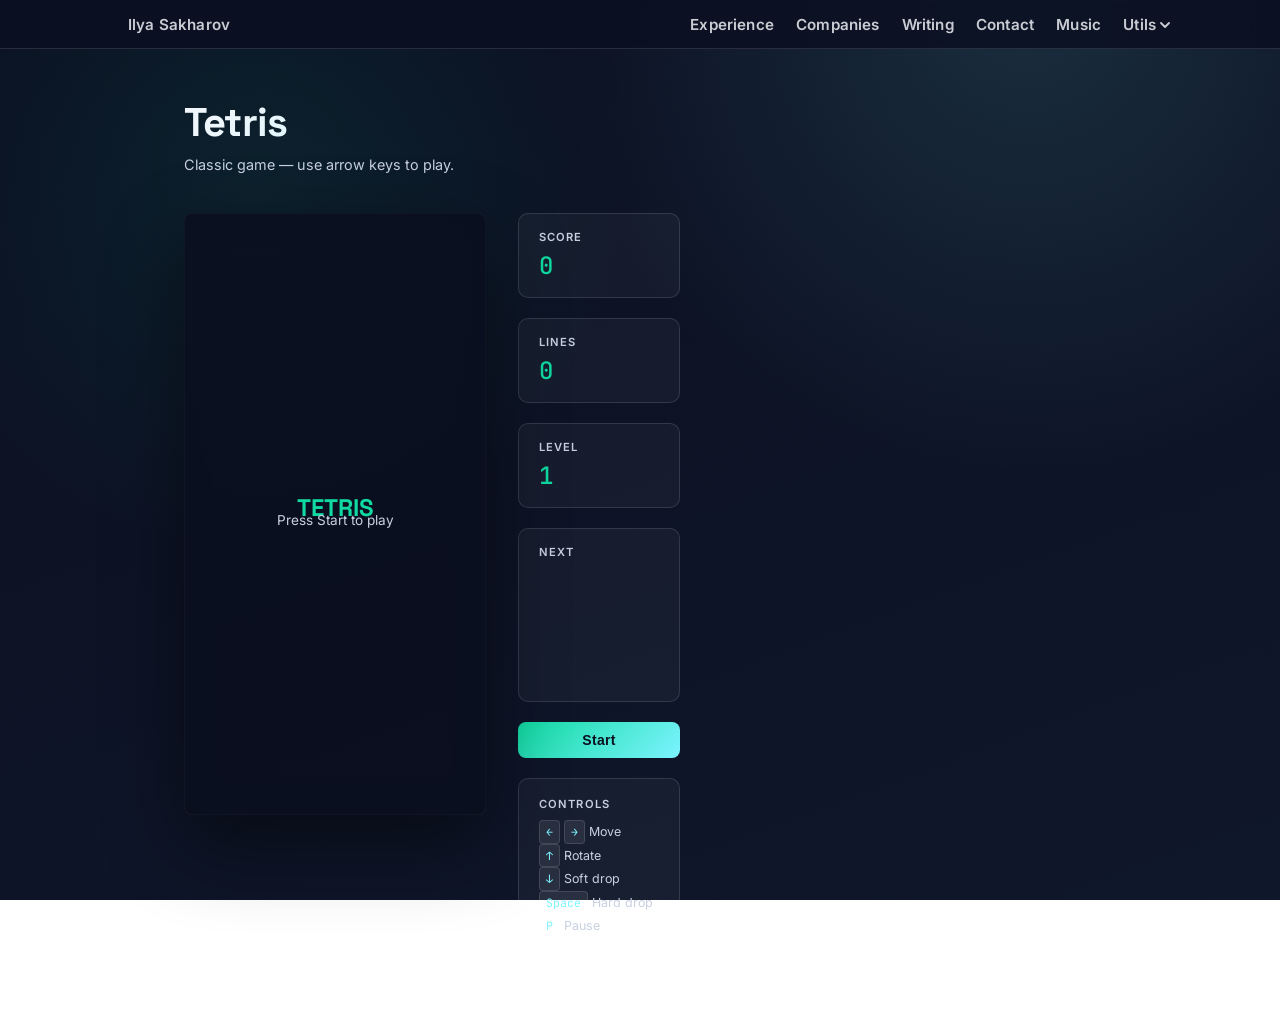
<file: tetris.html>
<!DOCTYPE html>
<html lang="en">
<head>
  <meta charset="UTF-8">
  <meta name="viewport" content="width=device-width, initial-scale=1.0">
  <title>Tetris — Ilya Sakharov</title>
  <link rel="preconnect" href="https://fonts.googleapis.com">
  <link rel="preconnect" href="https://fonts.gstatic.com" crossorigin>
  <link href="https://fonts.googleapis.com/css2?family=Space+Grotesk:wght@400;500;600;700&family=Inter:wght@400;500;600&family=JetBrains+Mono:wght@400;500&display=swap" rel="stylesheet">
  <link rel="icon" type="image/png" href="/images/favicon.png">
  <style>
    :root {
      --bg: #0b1021;
      --bg-2: #0f172a;
      --card: rgba(255, 255, 255, 0.04);
      --card-strong: rgba(255, 255, 255, 0.08);
      --accent: #10d9a1;
      --accent-2: #7cf4ff;
      --text: #f4f6fb;
      --muted: #c8d0e0;
      --border: rgba(255, 255, 255, 0.12);
      --shadow: 0 30px 80px rgba(0, 0, 0, 0.45);
    }
    * { box-sizing: border-box; margin: 0; padding: 0; }
    body {
      font-family: 'Inter', system-ui, -apple-system, sans-serif;
      background: radial-gradient(circle at 20% 20%, rgba(16, 217, 161, 0.08), transparent 30%),
                  radial-gradient(circle at 80% 0%, rgba(124, 244, 255, 0.12), transparent 35%),
                  linear-gradient(160deg, var(--bg), var(--bg-2));
      background-attachment: fixed;
      min-height: 100vh;
      color: var(--text);
    }

    /* ── Nav ── */
    header {
      position: sticky;
      top: 0;
      z-index: 10;
      backdrop-filter: blur(14px);
      background: rgba(11, 16, 33, 0.85);
      border-bottom: 1px solid var(--border);
    }
    nav {
      max-width: 1100px;
      margin: 0 auto;
      display: flex;
      align-items: center;
      justify-content: space-between;
      padding: 14px 20px;
      font-weight: 600;
      letter-spacing: 0.01em;
    }
    nav a {
      color: var(--text);
      text-decoration: none;
      margin-left: 18px;
      font-size: 0.95rem;
      opacity: 0.82;
      transition: opacity 0.2s ease, color 0.2s ease;
    }
    nav a:hover { opacity: 1; color: var(--accent); }

    /* ── Utils dropdown ── */
    .nav-utils-wrap {
      position: relative;
      display: inline-block;
      margin-left: 18px;
    }
    .nav-utils-btn {
      background: none;
      border: none;
      padding: 0;
      color: var(--text);
      font-family: inherit;
      font-size: 0.95rem;
      font-weight: 600;
      letter-spacing: 0.01em;
      opacity: 0.82;
      cursor: pointer;
      display: inline-flex;
      align-items: center;
      gap: 4px;
      transition: opacity 0.2s ease, color 0.2s ease;
    }
    .nav-utils-wrap:hover .nav-utils-btn,
    .nav-utils-wrap.open .nav-utils-btn { opacity: 1; color: var(--accent); }
    .nav-utils-caret { transition: transform 0.2s ease; }
    .nav-utils-wrap:hover .nav-utils-caret,
    .nav-utils-wrap.open .nav-utils-caret { transform: rotate(180deg); }
    .nav-dropdown {
      position: absolute;
      top: 100%;
      right: 0;
      min-width: 210px;
      background: #0d1526;
      border: 1px solid rgba(16, 217, 161, 0.22);
      border-radius: 12px;
      padding: 8px;
      padding-top: 20px;
      box-shadow: 0 20px 56px rgba(0,0,0,0.6), 0 0 0 1px rgba(16,217,161,0.07);
      opacity: 0;
      pointer-events: none;
      transform: translateY(-6px);
      transition: opacity 0.2s ease, transform 0.2s ease;
      z-index: 200;
    }
    .nav-dropdown::before {
      content: '';
      position: absolute;
      top: -7px;
      right: 18px;
      width: 12px;
      height: 12px;
      background: #0d1526;
      border-left: 1px solid rgba(16, 217, 161, 0.22);
      border-top: 1px solid rgba(16, 217, 161, 0.22);
      transform: rotate(45deg);
    }
    .nav-utils-wrap:hover .nav-dropdown,
    .nav-utils-wrap.open .nav-dropdown { opacity: 1; pointer-events: auto; transform: translateY(0); }
    .nav-dropdown a {
      display: flex;
      align-items: center;
      gap: 10px;
      padding: 10px 12px;
      border-radius: 8px;
      color: var(--text);
      text-decoration: none;
      font-size: 0.9rem;
      font-weight: 500;
      margin-left: 0;
      opacity: 1;
      transition: background 0.15s ease, color 0.15s ease;
    }
    .nav-dropdown a:hover { background: rgba(16, 217, 161, 0.1); color: var(--accent); }
    .nav-dropdown-icon {
      width: 28px;
      height: 28px;
      border-radius: 7px;
      background: rgba(16, 217, 161, 0.1);
      border: 1px solid rgba(16, 217, 161, 0.18);
      display: flex;
      align-items: center;
      justify-content: center;
      flex-shrink: 0;
      font-size: 0.9rem;
      line-height: 1;
    }

    /* ── Layout ── */
    main {
      max-width: 960px;
      margin: 0 auto;
      padding: 48px 24px 80px;
    }
    h1 {
      font-family: 'Space Grotesk', sans-serif;
      font-size: clamp(1.75rem, 4vw, 2.5rem);
      font-weight: 700;
      letter-spacing: -0.02em;
      background: linear-gradient(135deg, var(--text) 0%, var(--accent-2) 100%);
      -webkit-background-clip: text;
      -webkit-text-fill-color: transparent;
      background-clip: text;
      margin-bottom: 8px;
    }
    .subtitle {
      color: var(--muted);
      font-size: 0.9rem;
      margin-bottom: 40px;
    }

    /* ── Game area ── */
    .game-wrap {
      display: flex;
      gap: 32px;
      align-items: flex-start;
      flex-wrap: wrap;
    }

    #game-canvas {
      border: 1px solid var(--border);
      border-radius: 8px;
      background: rgba(0, 0, 0, 0.35);
      box-shadow: var(--shadow), inset 0 0 40px rgba(0,0,0,0.4);
      display: block;
    }

    .side-panel {
      display: flex;
      flex-direction: column;
      gap: 20px;
      min-width: 150px;
    }

    .panel-card {
      background: var(--card);
      border: 1px solid var(--border);
      border-radius: 10px;
      padding: 16px 20px;
    }
    .panel-card label {
      display: block;
      font-size: 0.7rem;
      font-weight: 600;
      letter-spacing: 0.1em;
      text-transform: uppercase;
      color: var(--muted);
      margin-bottom: 6px;
    }
    .panel-card .value {
      font-family: 'JetBrains Mono', monospace;
      font-size: 1.5rem;
      font-weight: 500;
      color: var(--accent);
    }

    #next-canvas {
      display: block;
      margin-top: 6px;
      border-radius: 6px;
    }

    .controls-info {
      font-size: 0.78rem;
      color: var(--muted);
      line-height: 1.7;
    }
    .controls-info kbd {
      display: inline-block;
      background: var(--card-strong);
      border: 1px solid var(--border);
      border-radius: 4px;
      padding: 1px 6px;
      font-family: 'JetBrains Mono', monospace;
      font-size: 0.72rem;
      color: var(--accent-2);
    }

    .btn {
      display: inline-block;
      padding: 10px 22px;
      border-radius: 8px;
      background: linear-gradient(135deg, var(--accent), var(--accent-2));
      color: #0b1021;
      font-weight: 700;
      font-size: 0.875rem;
      border: none;
      cursor: pointer;
      letter-spacing: 0.02em;
      transition: opacity 0.2s, transform 0.1s;
      width: 100%;
    }
    .btn:hover { opacity: 0.88; }
    .btn:active { transform: scale(0.97); }

    /* ── Overlay ── */
    #overlay {
      position: absolute;
      inset: 0;
      display: flex;
      flex-direction: column;
      align-items: center;
      justify-content: center;
      gap: 12px;
      background: rgba(11, 16, 33, 0.82);
      border-radius: 8px;
      pointer-events: none;
      transition: opacity 0.2s;
    }
    #overlay.hidden { opacity: 0; pointer-events: none; }
    #overlay-title {
      font-family: 'Space Grotesk', sans-serif;
      font-size: 1.5rem;
      font-weight: 700;
      color: var(--accent);
    }
    #overlay-sub {
      font-size: 0.85rem;
      color: var(--muted);
    }
    .canvas-wrap { position: relative; line-height: 0; }
  </style>
</head>
<body>

<header>
  <nav>
    <div><a href="https://www.ilyasakharov.com/">Ilya Sakharov</a></div>
    <div>
      <a href="/#experience">Experience</a>
      <a href="/#companies">Companies</a>
      <a href="/#writing">Writing</a>
      <a href="/#contact">Contact</a>
      <a href="/music.html">Music</a>
      <div class="nav-utils-wrap" id="nav-utils-wrap">
        <button class="nav-utils-btn" id="nav-utils-btn" aria-haspopup="true" aria-expanded="false">
          Utils
          <svg class="nav-utils-caret" width="10" height="6" viewBox="0 0 10 6" fill="none" stroke="currentColor" stroke-width="1.8" stroke-linecap="round" stroke-linejoin="round"><path d="M1 1l4 4 4-4"/></svg>
        </button>
        <div class="nav-dropdown" role="menu">
          <a href="/notepad.html" role="menuitem">
            <span class="nav-dropdown-icon">🧹</span>
            Clean Notepad
          </a>
          <a href="/tetris.html" role="menuitem" class="active-item">
            <span class="nav-dropdown-icon">🟦</span>
            Tetris
          </a>
          <a href="/pdf-editor.html" role="menuitem">
            <span class="nav-dropdown-icon">📄</span>
            PDF Editor
          </a>
        </div>
      </div>
    </div>
  </nav>
</header>

<main>
  <h1>Tetris</h1>
  <p class="subtitle">Classic game — use arrow keys to play.</p>

  <div class="game-wrap">
    <div class="canvas-wrap">
      <canvas id="game-canvas" width="300" height="600"></canvas>
      <div id="overlay">
        <div id="overlay-title">TETRIS</div>
        <div id="overlay-sub">Press Start to play</div>
      </div>
    </div>

    <div class="side-panel">
      <div class="panel-card">
        <label>Score</label>
        <div class="value" id="score-display">0</div>
      </div>
      <div class="panel-card">
        <label>Lines</label>
        <div class="value" id="lines-display">0</div>
      </div>
      <div class="panel-card">
        <label>Level</label>
        <div class="value" id="level-display">1</div>
      </div>
      <div class="panel-card">
        <label>Next</label>
        <canvas id="next-canvas" width="120" height="120"></canvas>
      </div>
      <button class="btn" id="start-btn">Start</button>
      <div class="panel-card controls-info">
        <label>Controls</label>
        <kbd>←</kbd> <kbd>→</kbd> Move<br>
        <kbd>↑</kbd> Rotate<br>
        <kbd>↓</kbd> Soft drop<br>
        <kbd>Space</kbd> Hard drop<br>
        <kbd>P</kbd> Pause
      </div>
    </div>
  </div>
</main>

<script>
(function () {
  var wrap = document.getElementById('nav-utils-wrap');
  var btn  = document.getElementById('nav-utils-btn');
  if (wrap && btn) {
    btn.addEventListener('click', function () {
      var open = wrap.classList.toggle('open');
      btn.setAttribute('aria-expanded', open);
    });
    document.addEventListener('click', function (e) {
      if (!wrap.contains(e.target)) {
        wrap.classList.remove('open');
        btn.setAttribute('aria-expanded', 'false');
      }
    });
  }
})();
</script>

<script>
(function () {
  const COLS = 10, ROWS = 20, BLOCK = 30;
  const COLORS = [
    null,
    '#10d9a1', // I — accent
    '#7cf4ff', // O — accent-2
    '#a78bfa', // T — purple
    '#f97316', // S — orange
    '#facc15', // Z — yellow
    '#60a5fa', // J — blue
    '#f472b6', // L — pink
  ];

  const SHAPES = [
    null,
    [[0,0,0,0],[1,1,1,1],[0,0,0,0],[0,0,0,0]], // I
    [[2,2],[2,2]],                               // O
    [[0,3,0],[3,3,3],[0,0,0]],                  // T
    [[0,4,4],[4,4,0],[0,0,0]],                  // S
    [[5,5,0],[0,5,5],[0,0,0]],                  // Z
    [[6,0,0],[6,6,6],[0,0,0]],                  // J
    [[0,0,7],[7,7,7],[0,0,0]],                  // L
  ];

  const SCORE_TABLE = [0, 100, 300, 500, 800];

  const canvas = document.getElementById('game-canvas');
  const ctx = canvas.getContext('2d');
  const nextCanvas = document.getElementById('next-canvas');
  const nextCtx = nextCanvas.getContext('2d');
  const overlay = document.getElementById('overlay');
  const overlayTitle = document.getElementById('overlay-title');
  const overlaySub = document.getElementById('overlay-sub');
  const startBtn = document.getElementById('start-btn');
  const scoreEl = document.getElementById('score-display');
  const linesEl = document.getElementById('lines-display');
  const levelEl = document.getElementById('level-display');

  let board, piece, nextPiece, score, lines, level, dropInterval, lastTime, rafId, paused, running;
  let particles = [], screenFlash = null;

  function createBoard() {
    return Array.from({length: ROWS}, () => new Array(COLS).fill(0));
  }

  function randomPiece() {
    const id = Math.floor(Math.random() * 7) + 1;
    const shape = SHAPES[id].map(r => [...r]);
    return { id, shape, x: Math.floor(COLS / 2) - Math.ceil(shape[0].length / 2), y: 0 };
  }

  function collides(b, p, dx=0, dy=0, shape=p.shape) {
    for (let r = 0; r < shape.length; r++) {
      for (let c = 0; c < shape[r].length; c++) {
        if (!shape[r][c]) continue;
        const nx = p.x + c + dx, ny = p.y + r + dy;
        if (nx < 0 || nx >= COLS || ny >= ROWS) return true;
        if (ny >= 0 && b[ny][nx]) return true;
      }
    }
    return false;
  }

  function rotate(shape) {
    const N = shape.length, M = shape[0].length;
    const out = Array.from({length: M}, (_, r) => Array.from({length: N}, (_, c) => shape[N - 1 - c][r]));
    return out;
  }

  function lock(b, p) {
    p.shape.forEach((row, r) => {
      row.forEach((val, c) => {
        if (val && p.y + r >= 0) b[p.y + r][p.x + c] = val;
      });
    });
  }

  function clearLines(b) {
    let cleared = 0;
    const clearedRowData = [];
    for (let r = ROWS - 1; r >= 0; r--) {
      if (b[r].every(v => v !== 0)) {
        clearedRowData.push({ visualY: r, cells: [...b[r]] });
        b.splice(r, 1);
        b.unshift(new Array(COLS).fill(0));
        cleared++;
        r++;
      }
    }
    return { cleared, clearedRowData };
  }

  const FIRE_COLORS = ['#ffffff', '#fff8a0', '#ffee00', '#ff9900', '#ff5500', '#ff2200', '#cc1100'];

  function spawnExplosion(clearedRowData, numLines) {
    const intensity = numLines; // 1–4
    const particlesPerCell = 3 + intensity * 4; // 7,11,15,19
    clearedRowData.forEach(({ visualY, cells }) => {
      for (let c = 0; c < COLS; c++) {
        for (let i = 0; i < particlesPerCell; i++) {
          const px = (c + Math.random()) * BLOCK;
          const py = (visualY + Math.random()) * BLOCK;
          const angle = Math.random() * Math.PI * 2;
          const speed = (0.5 + Math.random() * 4) * (0.6 + intensity * 0.35);
          // bias colour index towards the bright end
          const cidx = Math.floor(Math.pow(Math.random(), 0.6) * FIRE_COLORS.length);
          particles.push({
            x: px, y: py,
            vx: Math.cos(angle) * speed,
            vy: Math.sin(angle) * speed - intensity * 1.2,
            life: 1.0,
            decay: 0.018 + Math.random() * 0.028,
            color: FIRE_COLORS[cidx],
            size: 1 + Math.random() * 2.5 + intensity * 0.4,
          });
        }
      }
    });
    screenFlash = { alpha: 0.12 + intensity * 0.07, life: 1.0, decay: 0.07 + intensity * 0.01 };
  }

  function updateParticles() {
    for (let i = particles.length - 1; i >= 0; i--) {
      const p = particles[i];
      p.x += p.vx;
      p.y += p.vy;
      p.vy += 0.15; // gravity
      p.vx *= 0.98; // drag
      p.life -= p.decay;
      if (p.life <= 0) particles.splice(i, 1);
    }
    if (screenFlash) {
      screenFlash.life -= screenFlash.decay;
      if (screenFlash.life <= 0) screenFlash = null;
    }
  }

  function drawParticles() {
    if (screenFlash && screenFlash.life > 0) {
      ctx.fillStyle = `rgba(255,140,40,${(screenFlash.alpha * screenFlash.life).toFixed(3)})`;
      ctx.fillRect(0, 0, canvas.width, canvas.height);
    }
    ctx.save();
    particles.forEach(p => {
      ctx.globalAlpha = Math.max(0, p.life);
      ctx.shadowColor = p.color;
      ctx.shadowBlur = 6;
      ctx.fillStyle = p.color;
      ctx.beginPath();
      ctx.arc(p.x, p.y, p.size, 0, Math.PI * 2);
      ctx.fill();
    });
    ctx.globalAlpha = 1;
    ctx.shadowBlur = 0;
    ctx.restore();
  }

  function drawBlock(context, x, y, colorId, size=BLOCK) {
    const color = COLORS[colorId];
    context.fillStyle = color;
    context.fillRect(x * size + 1, y * size + 1, size - 2, size - 2);
    // shine
    context.fillStyle = 'rgba(255,255,255,0.18)';
    context.fillRect(x * size + 2, y * size + 2, size - 4, 4);
  }

  function drawBoard() {
    ctx.clearRect(0, 0, canvas.width, canvas.height);
    // grid lines
    ctx.strokeStyle = 'rgba(255,255,255,0.04)';
    ctx.lineWidth = 1;
    for (let r = 0; r < ROWS; r++) {
      for (let c = 0; c < COLS; c++) {
        ctx.strokeRect(c * BLOCK, r * BLOCK, BLOCK, BLOCK);
      }
    }
    // board cells
    board.forEach((row, r) => row.forEach((val, c) => { if (val) drawBlock(ctx, c, r, val); }));
    // ghost piece
    let ghostY = piece.y;
    while (!collides(board, piece, 0, ghostY - piece.y + 1)) ghostY++;
    if (ghostY !== piece.y) {
      piece.shape.forEach((row, r) => {
        row.forEach((val, c) => {
          if (val) {
            ctx.strokeStyle = COLORS[val];
            ctx.lineWidth = 1;
            ctx.globalAlpha = 0.3;
            ctx.strokeRect((piece.x + c) * BLOCK + 1, (ghostY + r) * BLOCK + 1, BLOCK - 2, BLOCK - 2);
            ctx.globalAlpha = 1;
          }
        });
      });
    }
    // current piece
    piece.shape.forEach((row, r) => row.forEach((val, c) => { if (val) drawBlock(ctx, piece.x + c, piece.y + r, val); }));
  }

  function drawNext() {
    nextCtx.clearRect(0, 0, nextCanvas.width, nextCanvas.height);
    const size = 24;
    const shape = nextPiece.shape;
    const offX = Math.floor((nextCanvas.width / size - shape[0].length) / 2);
    const offY = Math.floor((nextCanvas.height / size - shape.length) / 2);
    shape.forEach((row, r) => row.forEach((val, c) => {
      if (val) {
        nextCtx.fillStyle = COLORS[val];
        nextCtx.fillRect((offX + c) * size + 1, (offY + r) * size + 1, size - 2, size - 2);
        nextCtx.fillStyle = 'rgba(255,255,255,0.18)';
        nextCtx.fillRect((offX + c) * size + 2, (offY + r) * size + 2, size - 4, 4);
      }
    }));
  }

  function spawnNext() {
    piece = nextPiece;
    nextPiece = randomPiece();
    drawNext();
    if (collides(board, piece)) {
      gameOver();
    }
  }

  function drop() {
    if (!collides(board, piece, 0, 1)) {
      piece.y++;
    } else {
      lock(board, piece);
      const { cleared, clearedRowData } = clearLines(board);
      if (cleared) {
        spawnExplosion(clearedRowData, cleared);
        lines += cleared;
        score += SCORE_TABLE[cleared] * level;
        level = Math.floor(lines / 10) + 1;
        dropInterval = Math.max(80, 1000 - (level - 1) * 85);
        scoreEl.textContent = score;
        linesEl.textContent = lines;
        levelEl.textContent = level;
      }
      spawnNext();
    }
  }

  function hardDrop() {
    while (!collides(board, piece, 0, 1)) { piece.y++; score += 2; }
    scoreEl.textContent = score;
    drop();
  }

  function gameLoop(ts) {
    if (!running) return;
    if (!paused) {
      if (!lastTime) lastTime = ts;
      if (ts - lastTime >= dropInterval) { drop(); lastTime = ts; }
      drawBoard();
      updateParticles();
      drawParticles();
    }
    rafId = requestAnimationFrame(gameLoop);
  }

  function startGame() {
    board = createBoard();
    particles = []; screenFlash = null;
    score = 0; lines = 0; level = 1;
    dropInterval = 1000;
    lastTime = 0;
    paused = false;
    running = true;
    scoreEl.textContent = 0;
    linesEl.textContent = 0;
    levelEl.textContent = 1;
    nextPiece = randomPiece();
    spawnNext();
    overlay.classList.add('hidden');
    startBtn.textContent = 'Restart';
    cancelAnimationFrame(rafId);
    rafId = requestAnimationFrame(gameLoop);
  }

  function gameOver() {
    running = false;
    overlayTitle.textContent = 'GAME OVER';
    overlaySub.textContent = `Score: ${score}`;
    overlay.classList.remove('hidden');
    startBtn.textContent = 'Play Again';
  }

  function togglePause() {
    if (!running) return;
    paused = !paused;
    if (paused) {
      overlayTitle.textContent = 'PAUSED';
      overlaySub.textContent = 'Press P to resume';
      overlay.classList.remove('hidden');
    } else {
      overlay.classList.add('hidden');
      lastTime = 0;
    }
  }

  startBtn.addEventListener('click', startGame);

  document.addEventListener('keydown', e => {
    if (!running || paused) {
      if (e.key === 'p' || e.key === 'P') togglePause();
      return;
    }
    switch (e.key) {
      case 'ArrowLeft':
        e.preventDefault();
        if (!collides(board, piece, -1, 0)) piece.x--;
        break;
      case 'ArrowRight':
        e.preventDefault();
        if (!collides(board, piece, 1, 0)) piece.x++;
        break;
      case 'ArrowDown':
        e.preventDefault();
        drop();
        lastTime = 0;
        score++;
        scoreEl.textContent = score;
        break;
      case 'ArrowUp':
        e.preventDefault();
        const rotated = rotate(piece.shape);
        // wall-kick: try 0, -1, +1 offsets
        for (const kick of [0, -1, 1, -2, 2]) {
          if (!collides(board, piece, kick, 0, rotated)) {
            piece.x += kick;
            piece.shape = rotated;
            break;
          }
        }
        break;
      case ' ':
        e.preventDefault();
        hardDrop();
        break;
      case 'p': case 'P':
        togglePause();
        break;
    }
    drawBoard();
  });

  // Initial screen
  ctx.clearRect(0, 0, canvas.width, canvas.height);
})();
</script>
</body>
</html>
</file>
